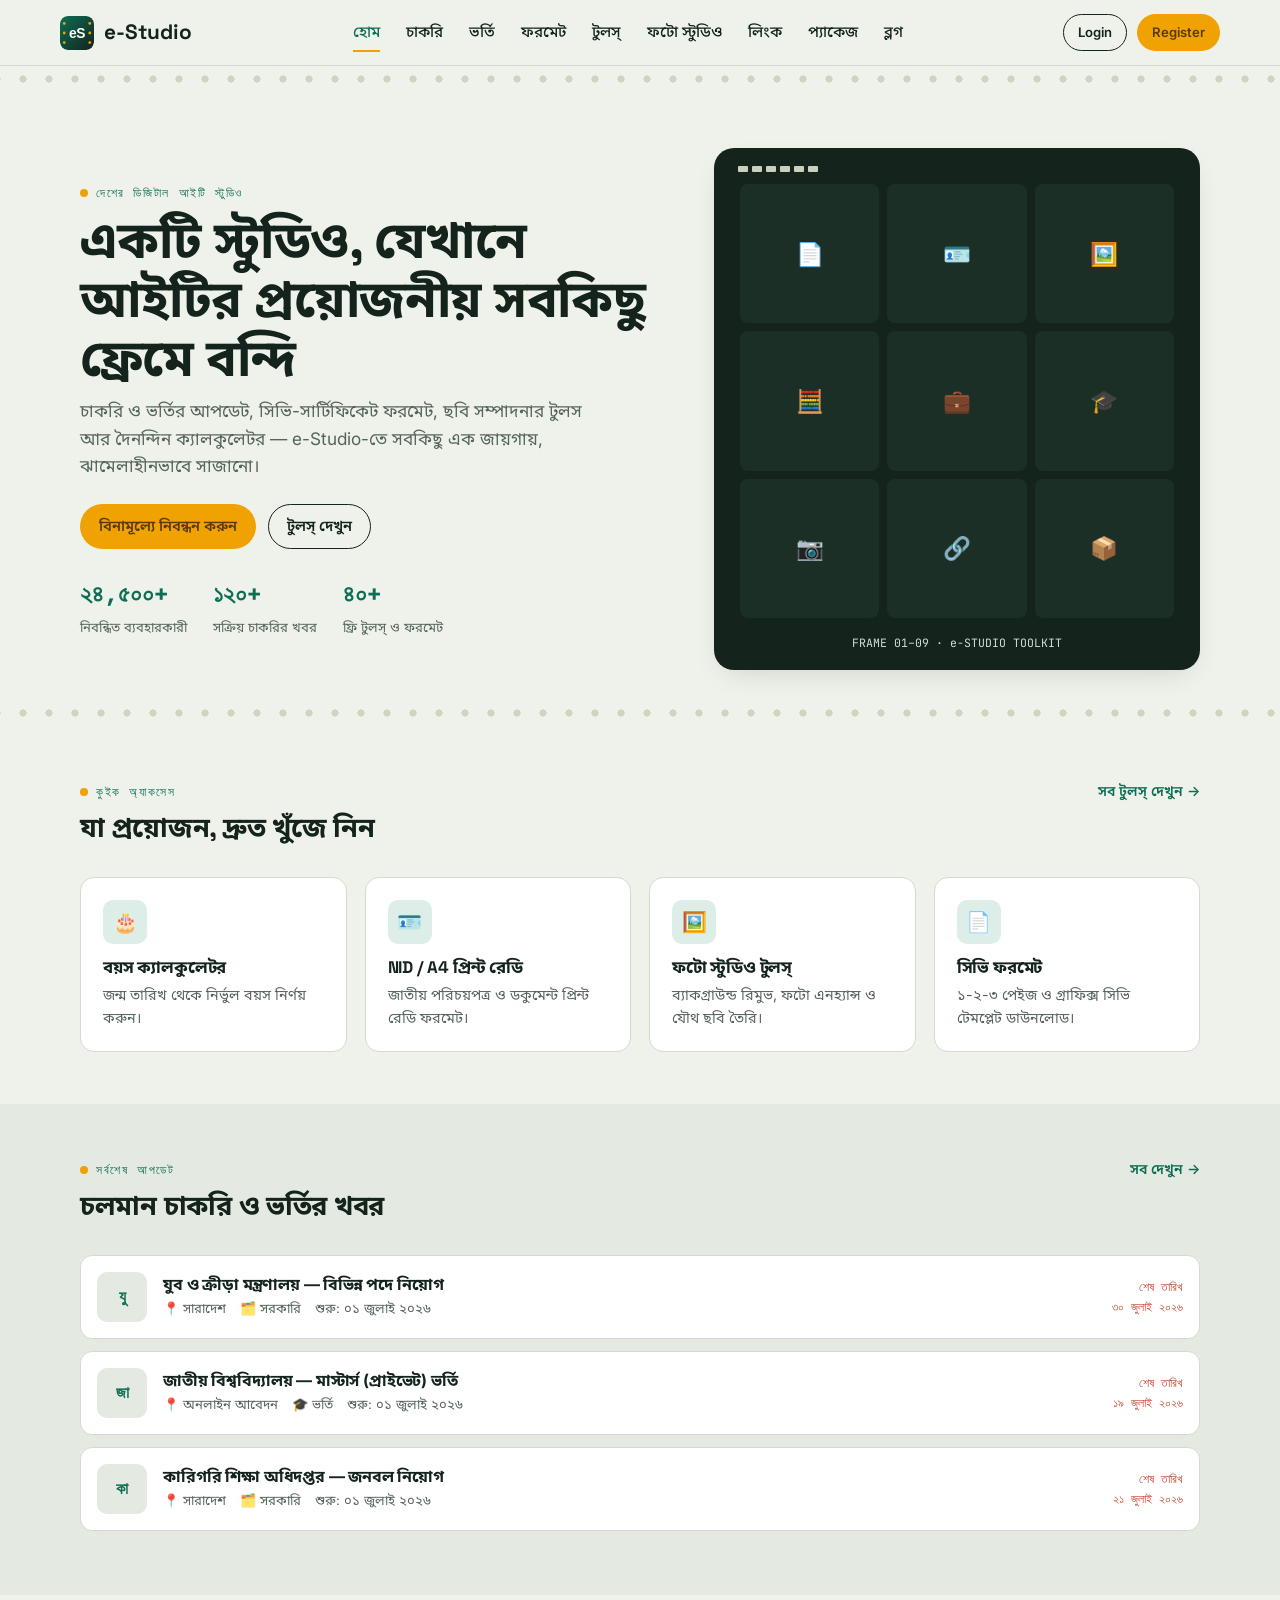
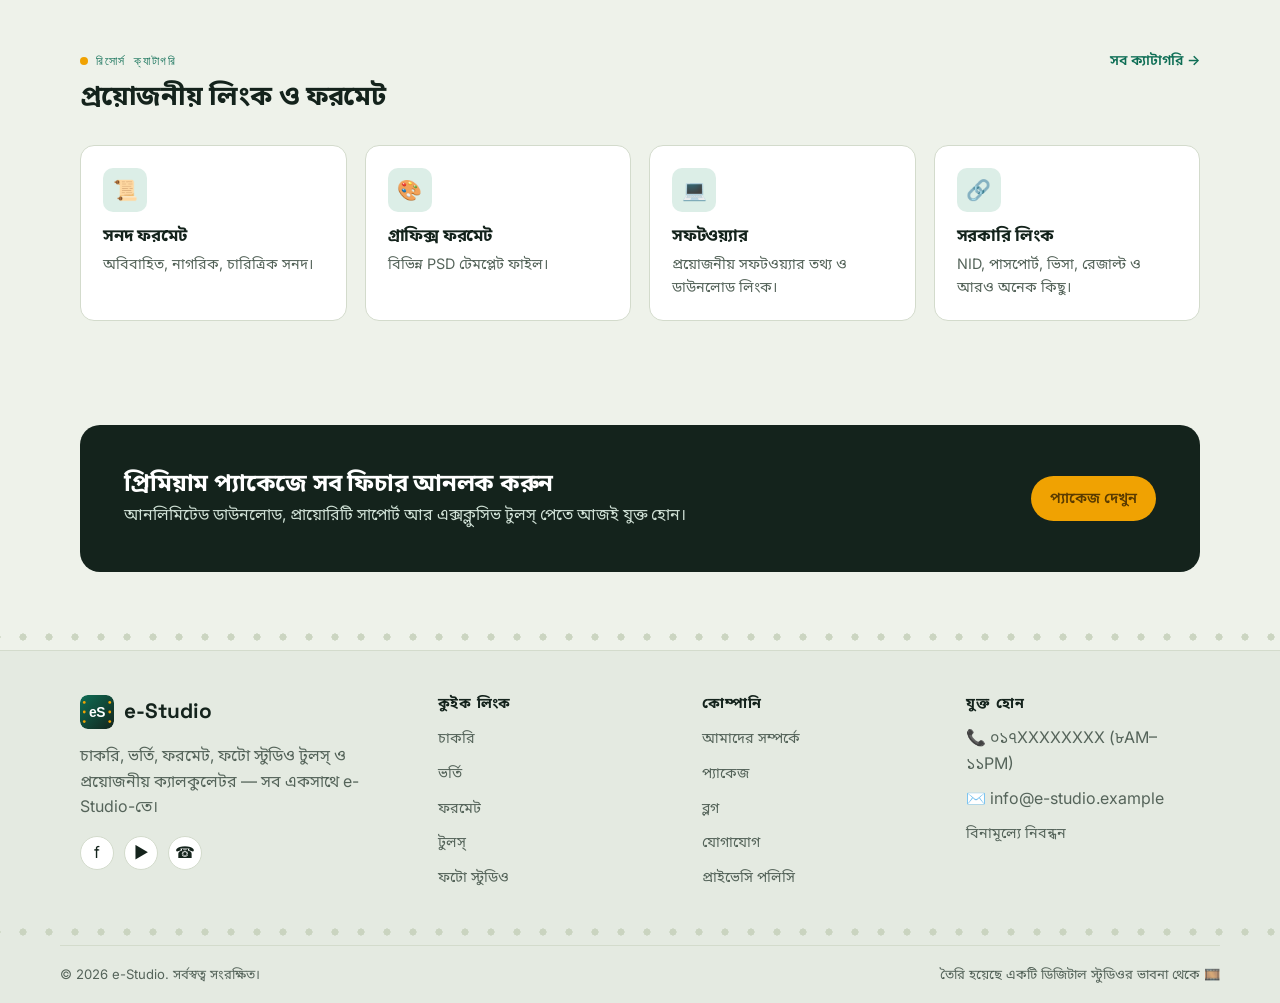
<file: index.html>
<!DOCTYPE html>
<html lang="bn">
<head>
<meta charset="UTF-8">
<meta name="viewport" content="width=device-width, initial-scale=1.0">
<title>e-Studio || আইটি সেবা, জব-অ্যাডমিশন আপডেট ও ফটো স্টুডিও টুলসের প্ল্যাটফর্ম</title>
<meta name="description" content="e-Studio — চাকরি, ভর্তি, সিভি ও সার্টিফিকেট ফরমেট, ফটো স্টুডিও টুলস, ক্যালকুলেটর ও প্রয়োজনীয় লিংক এক জায়গায়।">
<link rel="preconnect" href="https://fonts.googleapis.com">
<link href="https://fonts.googleapis.com/css2?family=Space+Grotesk:wght@500;700&family=Inter:wght@400;500;600;700&family=JetBrains+Mono:wght@500&family=Noto+Sans+Bengali:wght@400;500;600;700&display=swap" rel="stylesheet">
<link rel="stylesheet" href="assets/style.css">
<link rel="icon" type="image/svg+xml" href="assets/favicon.svg">
</head>
<body>

<header class="site-header">
  <div class="container nav-wrap">
    <a href="index.html" class="brand"><img src="assets/logo.svg" alt="e-Studio logo" class="mark"> e-Studio</a>
    <nav class="main-nav">
      <a href="index.html" class="active">হোম</a>
      <a href="jobs.html">চাকরি</a>
      <a href="admission.html">ভর্তি</a>
      <a href="formats.html">ফরমেট</a>
      <a href="tools.html">টুলস্‌</a>
      <a href="photo-studio.html">ফটো স্টুডিও</a>
      <a href="links.html">লিংক</a>
      <a href="packages.html">প্যাকেজ</a>
      <a href="blog.html">ব্লগ</a>
    </nav>
    <div class="nav-actions">
      <a href="login.html" class="btn btn-outline btn-sm">Login</a>
      <a href="register.html" class="btn btn-accent btn-sm">Register</a>
      <button class="menu-toggle" aria-label="মেনু">☰</button>
    </div>
  </div>
</header>

<div class="sprocket-rule"></div>

<section class="hero">
  <div class="container hero-grid">
    <div>
      <div class="eyebrow">দেশের ডিজিটাল আইটি স্টুডিও</div>
      <h1>একটি স্টুডিও, যেখানে আইটির প্রয়োজনীয় সবকিছু ফ্রেমে বন্দি</h1>
      <p class="lede">চাকরি ও ভর্তির আপডেট, সিভি-সার্টিফিকেট ফরমেট, ছবি সম্পাদনার টুলস আর দৈনন্দিন ক্যালকুলেটর — e-Studio-তে সবকিছু এক জায়গায়, ঝামেলাহীনভাবে সাজানো।</p>
      <div class="hero-actions">
        <a href="register.html" class="btn btn-accent">বিনামূল্যে নিবন্ধন করুন</a>
        <a href="tools.html" class="btn btn-outline">টুলস্‌ দেখুন</a>
      </div>
      <div class="hero-stats">
        <div class="stat"><b>২৪,৫০০+</b><span>নিবন্ধিত ব্যবহারকারী</span></div>
        <div class="stat"><b>১২০+</b><span>সক্রিয় চাকরির খবর</span></div>
        <div class="stat"><b>৪০+</b><span>ফ্রি টুলস্‌ ও ফরমেট</span></div>
      </div>
    </div>
    <div class="contact-sheet">
      <div class="frame-tabs"><span></span><span></span><span></span><span></span><span></span><span></span></div>
      <div class="contact-sheet-grid">
        <div class="cell">📄</div><div class="cell">🪪</div><div class="cell">🖼️</div>
        <div class="cell">🧮</div><div class="cell">💼</div><div class="cell">🎓</div>
        <div class="cell">📷</div><div class="cell">🔗</div><div class="cell">📦</div>
      </div>
      <div class="caption">FRAME 01–09 · e-STUDIO TOOLKIT</div>
    </div>
  </div>
</section>

<div class="sprocket-rule"></div>

<section>
  <div class="container">
    <div class="section-head">
      <div>
        <div class="eyebrow">কুইক অ্যাকসেস</div>
        <h2>যা প্রয়োজন, দ্রুত খুঁজে নিন</h2>
      </div>
      <a href="tools.html" class="see-all">সব টুলস্‌ দেখুন →</a>
    </div>
    <div class="grid grid-4">
      <a href="tools.html#age" class="card">
        <div class="icon">🎂</div>
        <h3>বয়স ক্যালকুলেটর</h3>
        <p>জন্ম তারিখ থেকে নির্ভুল বয়স নির্ণয় করুন।</p>
      </a>
      <a href="formats.html" class="card">
        <div class="icon">🪪</div>
        <h3>NID / A4 প্রিন্ট রেডি</h3>
        <p>জাতীয় পরিচয়পত্র ও ডকুমেন্ট প্রিন্ট রেডি ফরমেট।</p>
      </a>
      <a href="photo-studio.html" class="card">
        <div class="icon">🖼️</div>
        <h3>ফটো স্টুডিও টুলস্‌</h3>
        <p>ব্যাকগ্রাউন্ড রিমুভ, ফটো এনহ্যান্স ও যৌথ ছবি তৈরি।</p>
      </a>
      <a href="formats.html#cv" class="card">
        <div class="icon">📄</div>
        <h3>সিভি ফরমেট</h3>
        <p>১-২-৩ পেইজ ও গ্রাফিক্স সিভি টেমপ্লেট ডাউনলোড।</p>
      </a>
    </div>
  </div>
</section>

<section style="background:var(--surface-2)">
  <div class="container">
    <div class="section-head">
      <div>
        <div class="eyebrow">সর্বশেষ আপডেট</div>
        <h2>চলমান চাকরি ও ভর্তির খবর</h2>
      </div>
      <a href="jobs.html" class="see-all">সব দেখুন →</a>
    </div>
    <div class="listing">
      <div class="logo-box">যু</div>
      <div class="info">
        <h4>যুব ও ক্রীড়া মন্ত্রণালয় — বিভিন্ন পদে নিয়োগ</h4>
        <div class="meta"><span>📍 সারাদেশ</span><span>🗂️ সরকারি</span><span>শুরু: ০১ জুলাই ২০২৬</span></div>
      </div>
      <div class="deadline">শেষ তারিখ<br>৩০ জুলাই ২০২৬</div>
    </div>
    <div class="listing">
      <div class="logo-box">জা</div>
      <div class="info">
        <h4>জাতীয় বিশ্ববিদ্যালয় — মাস্টার্স (প্রাইভেট) ভর্তি</h4>
        <div class="meta"><span>📍 অনলাইন আবেদন</span><span>🎓 ভর্তি</span><span>শুরু: ০১ জুলাই ২০২৬</span></div>
      </div>
      <div class="deadline">শেষ তারিখ<br>১৯ জুলাই ২০২৬</div>
    </div>
    <div class="listing">
      <div class="logo-box">কা</div>
      <div class="info">
        <h4>কারিগরি শিক্ষা অধিদপ্তর — জনবল নিয়োগ</h4>
        <div class="meta"><span>📍 সারাদেশ</span><span>🗂️ সরকারি</span><span>শুরু: ০১ জুলাই ২০২৬</span></div>
      </div>
      <div class="deadline">শেষ তারিখ<br>২১ জুলাই ২০২৬</div>
    </div>
  </div>
</section>

<section>
  <div class="container">
    <div class="section-head">
      <div>
        <div class="eyebrow">রিসোর্স ক্যাটাগরি</div>
        <h2>প্রয়োজনীয় লিংক ও ফরমেট</h2>
      </div>
      <a href="links.html" class="see-all">সব ক্যাটাগরি →</a>
    </div>
    <div class="grid grid-4">
      <a href="formats.html" class="card"><div class="icon">📜</div><h3>সনদ ফরমেট</h3><p>অবিবাহিত, নাগরিক, চারিত্রিক সনদ।</p></a>
      <a href="formats.html#graphics" class="card"><div class="icon">🎨</div><h3>গ্রাফিক্স ফরমেট</h3><p>বিভিন্ন PSD টেমপ্লেট ফাইল।</p></a>
      <a href="software.html" class="card"><div class="icon">💻</div><h3>সফটওয়্যার</h3><p>প্রয়োজনীয় সফটওয়্যার তথ্য ও ডাউনলোড লিংক।</p></a>
      <a href="links.html" class="card"><div class="icon">🔗</div><h3>সরকারি লিংক</h3><p>NID, পাসপোর্ট, ভিসা, রেজাল্ট ও আরও অনেক কিছু।</p></a>
    </div>
  </div>
</section>

<section>
  <div class="container">
    <div class="cta-band">
      <div>
        <h2>প্রিমিয়াম প্যাকেজে সব ফিচার আনলক করুন</h2>
        <p>আনলিমিটেড ডাউনলোড, প্রায়োরিটি সাপোর্ট আর এক্সক্লুসিভ টুলস্‌ পেতে আজই যুক্ত হোন।</p>
      </div>
      <a href="packages.html" class="btn btn-accent">প্যাকেজ দেখুন</a>
    </div>
  </div>
</section>

<div class="sprocket-rule"></div>

<footer class="site-footer" id="site-footer"></footer>
<script src="assets/script.js"></script>
<script src="assets/footer.js"></script>
</body>
</html>
</file>
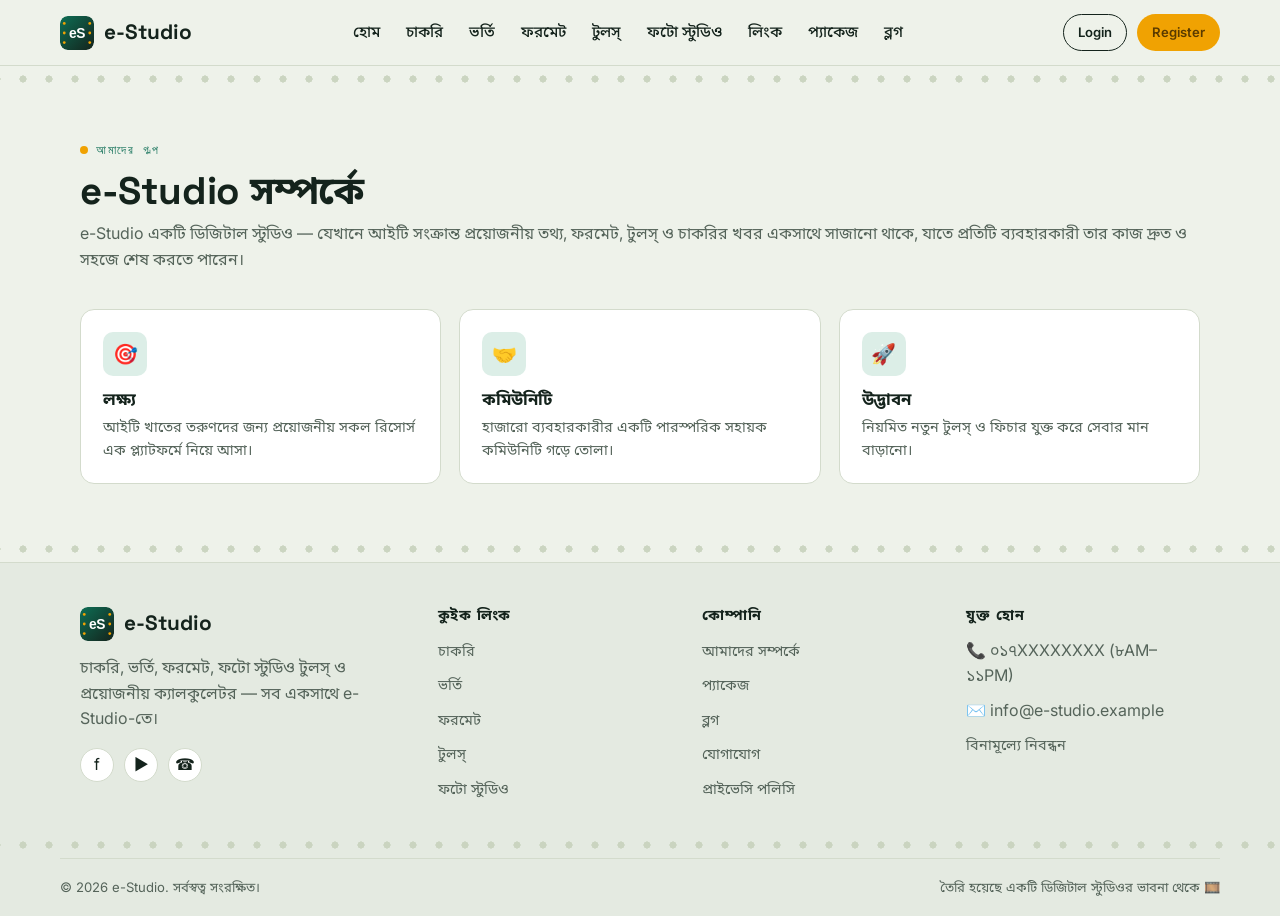
<file: about.html>
<!DOCTYPE html>
<html lang="bn">
<head>
<meta charset="UTF-8">
<meta name="viewport" content="width=device-width, initial-scale=1.0">
<title>আমাদের সম্পর্কে || e-Studio</title>
<link href="https://fonts.googleapis.com/css2?family=Space+Grotesk:wght@500;700&family=Inter:wght@400;500;600;700&family=JetBrains+Mono:wght@500&family=Noto+Sans+Bengali:wght@400;500;600;700&display=swap" rel="stylesheet">
<link rel="stylesheet" href="assets/style.css">
<link rel="icon" type="image/svg+xml" href="assets/favicon.svg">

</head>
<body>
<header class="site-header">
  <div class="container nav-wrap">
    <a href="index.html" class="brand"><img src="assets/logo.svg" alt="e-Studio logo" class="mark"> e-Studio</a>
    <nav class="main-nav">
      <a href="index.html">হোম</a>
      <a href="jobs.html">চাকরি</a>
      <a href="admission.html">ভর্তি</a>
      <a href="formats.html">ফরমেট</a>
      <a href="tools.html">টুলস্‌</a>
      <a href="photo-studio.html">ফটো স্টুডিও</a>
      <a href="links.html">লিংক</a>
      <a href="packages.html">প্যাকেজ</a>
      <a href="blog.html">ব্লগ</a>
    </nav>
    <div class="nav-actions">
      <a href="login.html" class="btn btn-outline btn-sm">Login</a>
      <a href="register.html" class="btn btn-accent btn-sm">Register</a>
      <button class="menu-toggle" aria-label="মেনু">☰</button>
    </div>
  </div>
</header>
<div class="sprocket-rule"></div>

<section class="page-hero">
  <div class="container">
    <div class="eyebrow">আমাদের গল্প</div>
    <h1>e-Studio সম্পর্কে</h1>
    <p class="lede">e-Studio একটি ডিজিটাল স্টুডিও — যেখানে আইটি সংক্রান্ত প্রয়োজনীয় তথ্য, ফরমেট, টুলস্‌ ও চাকরির খবর একসাথে সাজানো থাকে, যাতে প্রতিটি ব্যবহারকারী তার কাজ দ্রুত ও সহজে শেষ করতে পারেন।</p>
  </div>
</section>
<section style="padding-top:0">
  <div class="container">
    <div class="grid grid-3">
      <div class="card"><div class="icon">🎯</div><h3>লক্ষ্য</h3><p>আইটি খাতের তরুণদের জন্য প্রয়োজনীয় সকল রিসোর্স এক প্ল্যাটফর্মে নিয়ে আসা।</p></div>
      <div class="card"><div class="icon">🤝</div><h3>কমিউনিটি</h3><p>হাজারো ব্যবহারকারীর একটি পারস্পরিক সহায়ক কমিউনিটি গড়ে তোলা।</p></div>
      <div class="card"><div class="icon">🚀</div><h3>উদ্ভাবন</h3><p>নিয়মিত নতুন টুলস্‌ ও ফিচার যুক্ত করে সেবার মান বাড়ানো।</p></div>
    </div>
  </div>
</section>

<div class="sprocket-rule"></div>
<footer class="site-footer" id="site-footer"></footer>
<script src="assets/script.js"></script>
<script src="assets/footer.js"></script>
</body>
</html>
</file>
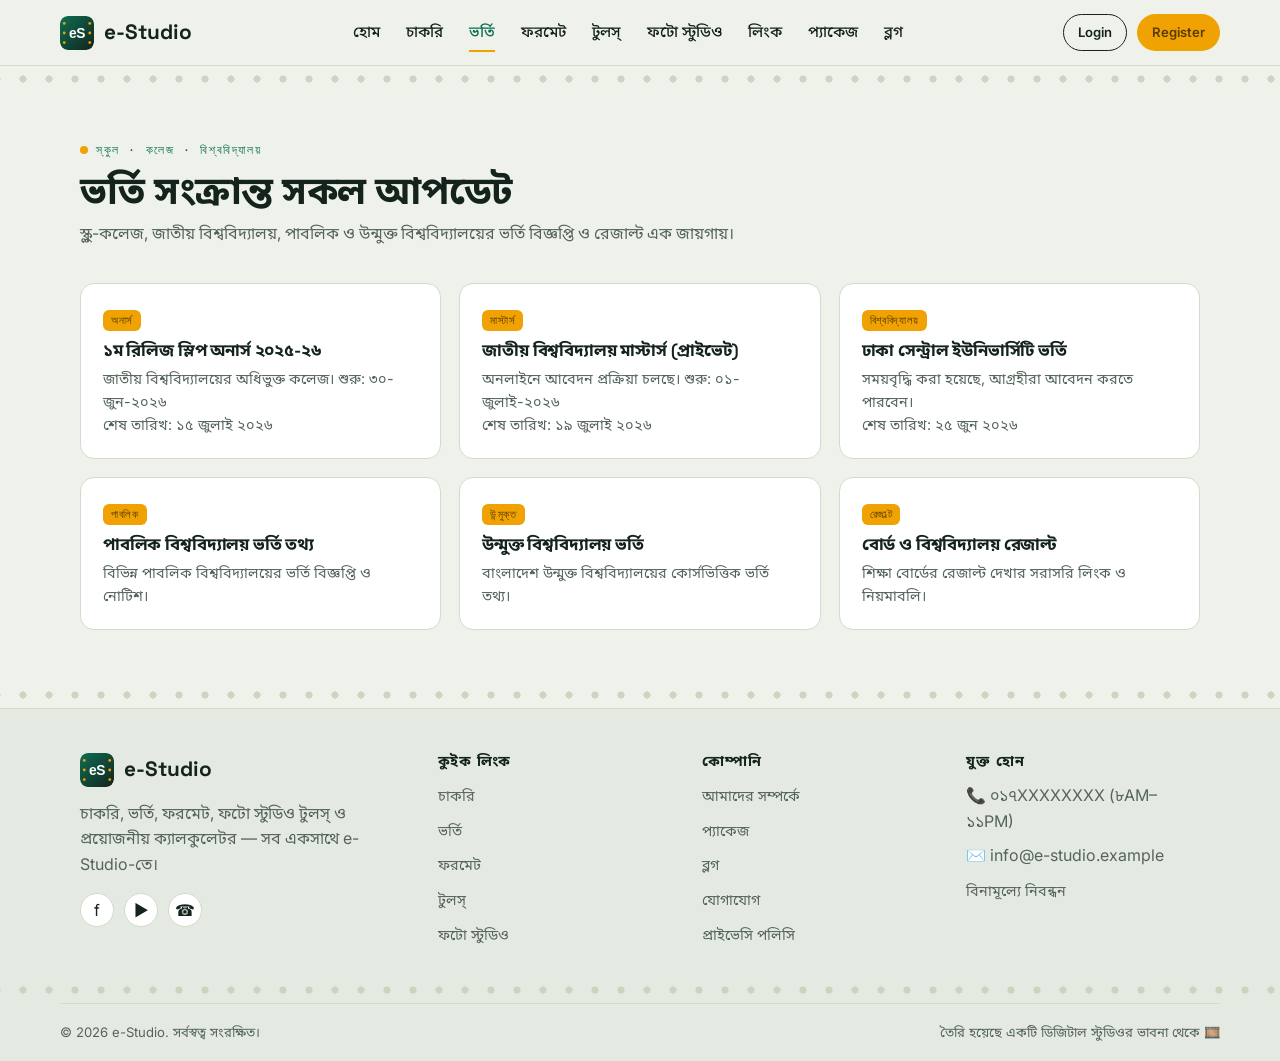
<file: admission.html>
<!DOCTYPE html>
<html lang="bn">
<head>
<meta charset="UTF-8">
<meta name="viewport" content="width=device-width, initial-scale=1.0">
<title>ভর্তি || e-Studio</title>
<link href="https://fonts.googleapis.com/css2?family=Space+Grotesk:wght@500;700&family=Inter:wght@400;500;600;700&family=JetBrains+Mono:wght@500&family=Noto+Sans+Bengali:wght@400;500;600;700&display=swap" rel="stylesheet">
<link rel="stylesheet" href="assets/style.css">
<link rel="icon" type="image/svg+xml" href="assets/favicon.svg">

</head>
<body>
<header class="site-header">
  <div class="container nav-wrap">
    <a href="index.html" class="brand"><img src="assets/logo.svg" alt="e-Studio logo" class="mark"> e-Studio</a>
    <nav class="main-nav">
      <a href="index.html">হোম</a>
      <a href="jobs.html">চাকরি</a>
      <a href="admission.html" class="active">ভর্তি</a>
      <a href="formats.html">ফরমেট</a>
      <a href="tools.html">টুলস্‌</a>
      <a href="photo-studio.html">ফটো স্টুডিও</a>
      <a href="links.html">লিংক</a>
      <a href="packages.html">প্যাকেজ</a>
      <a href="blog.html">ব্লগ</a>
    </nav>
    <div class="nav-actions">
      <a href="login.html" class="btn btn-outline btn-sm">Login</a>
      <a href="register.html" class="btn btn-accent btn-sm">Register</a>
      <button class="menu-toggle" aria-label="মেনু">☰</button>
    </div>
  </div>
</header>
<div class="sprocket-rule"></div>

<section class="page-hero">
  <div class="container">
    <div class="eyebrow">স্কুল · কলেজ · বিশ্ববিদ্যালয়</div>
    <h1>ভর্তি সংক্রান্ত সকল আপডেট</h1>
    <p class="lede">স্কুল-কলেজ, জাতীয় বিশ্ববিদ্যালয়, পাবলিক ও উন্মুক্ত বিশ্ববিদ্যালয়ের ভর্তি বিজ্ঞপ্তি ও রেজাল্ট এক জায়গায়।</p>
  </div>
</section>
<section style="padding-top:0">
  <div class="container">
    <div class="grid grid-3">
      <div class="card"><div class="tag">অনার্স</div><h3>১ম রিলিজ স্লিপ অনার্স ২০২৫-২৬</h3><p>জাতীয় বিশ্ববিদ্যালয়ের অধিভুক্ত কলেজ। শুরু: ৩০-জুন-২০২৬</p><p class="muted">শেষ তারিখ: ১৫ জুলাই ২০২৬</p></div>
      <div class="card"><div class="tag">মাস্টার্স</div><h3>জাতীয় বিশ্ববিদ্যালয় মাস্টার্স (প্রাইভেট)</h3><p>অনলাইনে আবেদন প্রক্রিয়া চলছে। শুরু: ০১-জুলাই-২০২৬</p><p class="muted">শেষ তারিখ: ১৯ জুলাই ২০২৬</p></div>
      <div class="card"><div class="tag">বিশ্ববিদ্যালয়</div><h3>ঢাকা সেন্ট্রাল ইউনিভার্সিটি ভর্তি</h3><p>সময়বৃদ্ধি করা হয়েছে, আগ্রহীরা আবেদন করতে পারবেন।</p><p class="muted">শেষ তারিখ: ২৫ জুন ২০২৬</p></div>
      <div class="card"><div class="tag">পাবলিক</div><h3>পাবলিক বিশ্ববিদ্যালয় ভর্তি তথ্য</h3><p>বিভিন্ন পাবলিক বিশ্ববিদ্যালয়ের ভর্তি বিজ্ঞপ্তি ও নোটিশ।</p></div>
      <div class="card"><div class="tag">উন্মুক্ত</div><h3>উন্মুক্ত বিশ্ববিদ্যালয় ভর্তি</h3><p>বাংলাদেশ উন্মুক্ত বিশ্ববিদ্যালয়ের কোর্সভিত্তিক ভর্তি তথ্য।</p></div>
      <div class="card"><div class="tag">রেজাল্ট</div><h3>বোর্ড ও বিশ্ববিদ্যালয় রেজাল্ট</h3><p>শিক্ষা বোর্ডের রেজাল্ট দেখার সরাসরি লিংক ও নিয়মাবলি।</p></div>
    </div>
  </div>
</section>

<div class="sprocket-rule"></div>
<footer class="site-footer" id="site-footer"></footer>
<script src="assets/script.js"></script>
<script src="assets/footer.js"></script>
</body>
</html>
</file>
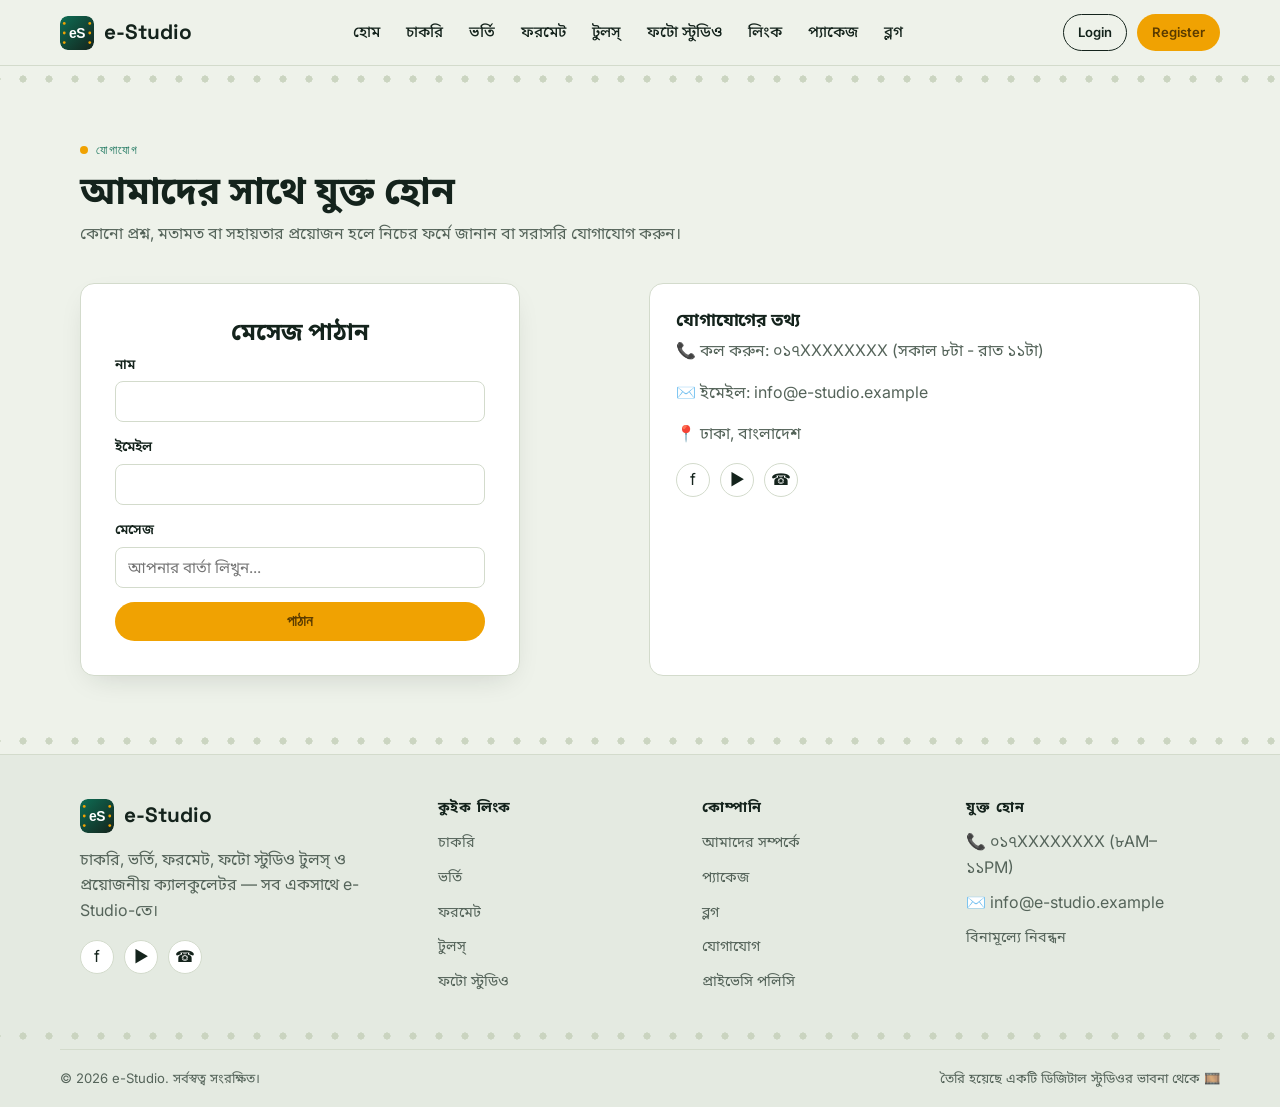
<file: contact.html>
<!DOCTYPE html>
<html lang="bn">
<head>
<meta charset="UTF-8">
<meta name="viewport" content="width=device-width, initial-scale=1.0">
<title>যোগাযোগ || e-Studio</title>
<link href="https://fonts.googleapis.com/css2?family=Space+Grotesk:wght@500;700&family=Inter:wght@400;500;600;700&family=JetBrains+Mono:wght@500&family=Noto+Sans+Bengali:wght@400;500;600;700&display=swap" rel="stylesheet">
<link rel="stylesheet" href="assets/style.css">
<link rel="icon" type="image/svg+xml" href="assets/favicon.svg">

</head>
<body>
<header class="site-header">
  <div class="container nav-wrap">
    <a href="index.html" class="brand"><img src="assets/logo.svg" alt="e-Studio logo" class="mark"> e-Studio</a>
    <nav class="main-nav">
      <a href="index.html">হোম</a>
      <a href="jobs.html">চাকরি</a>
      <a href="admission.html">ভর্তি</a>
      <a href="formats.html">ফরমেট</a>
      <a href="tools.html">টুলস্‌</a>
      <a href="photo-studio.html">ফটো স্টুডিও</a>
      <a href="links.html">লিংক</a>
      <a href="packages.html">প্যাকেজ</a>
      <a href="blog.html">ব্লগ</a>
    </nav>
    <div class="nav-actions">
      <a href="login.html" class="btn btn-outline btn-sm">Login</a>
      <a href="register.html" class="btn btn-accent btn-sm">Register</a>
      <button class="menu-toggle" aria-label="মেনু">☰</button>
    </div>
  </div>
</header>
<div class="sprocket-rule"></div>

<section class="page-hero">
  <div class="container">
    <div class="eyebrow">যোগাযোগ</div>
    <h1>আমাদের সাথে যুক্ত হোন</h1>
    <p class="lede">কোনো প্রশ্ন, মতামত বা সহায়তার প্রয়োজন হলে নিচের ফর্মে জানান বা সরাসরি যোগাযোগ করুন।</p>
  </div>
</section>
<section style="padding-top:0">
  <div class="container grid grid-2">
    <div class="auth-wrap" style="margin:0;">
      <h2>মেসেজ পাঠান</h2>
      <div class="notice" id="form-notice" style="display:none;"></div>
      <form id="contact-form">
        <div class="field"><label>নাম</label><input type="text" name="name" required></div>
        <div class="field"><label>ইমেইল</label><input type="email" name="email" required></div>
        <div class="field"><label>মেসেজ</label><input type="text" name="message" required placeholder="আপনার বার্তা লিখুন..."></div>
        <button type="submit" class="btn btn-accent btn-block">পাঠান</button>
      </form>
    </div>
    <div class="tool-panel" style="margin:0;">
      <h3>যোগাযোগের তথ্য</h3>
      <p>📞 কল করুন: ০১৭XXXXXXXX (সকাল ৮টা - রাত ১১টা)</p>
      <p>✉️ ইমেইল: info@e-studio.example</p>
      <p>📍 ঢাকা, বাংলাদেশ</p>
      <div class="social-row" style="margin-top:16px;">
        <a href="#">f</a><a href="#">▶</a><a href="#">☎</a>
      </div>
    </div>
  </div>
</section>

<div class="sprocket-rule"></div>
<footer class="site-footer" id="site-footer"></footer>
<script src="assets/script.js"></script>
<script src="assets/footer.js"></script>
<script src="assets/config.js"></script>
<script src="assets/forms.js"></script>
<script>
  document.getElementById("contact-form").addEventListener("submit", function (e) {
    e.preventDefault();
    const f = e.target;
    submitFormToSheet(f, "contact", {
      name: f.name.value,
      email: f.email.value,
      message: f.message.value
    });
  });
</script>
</body>
</html>
</file>
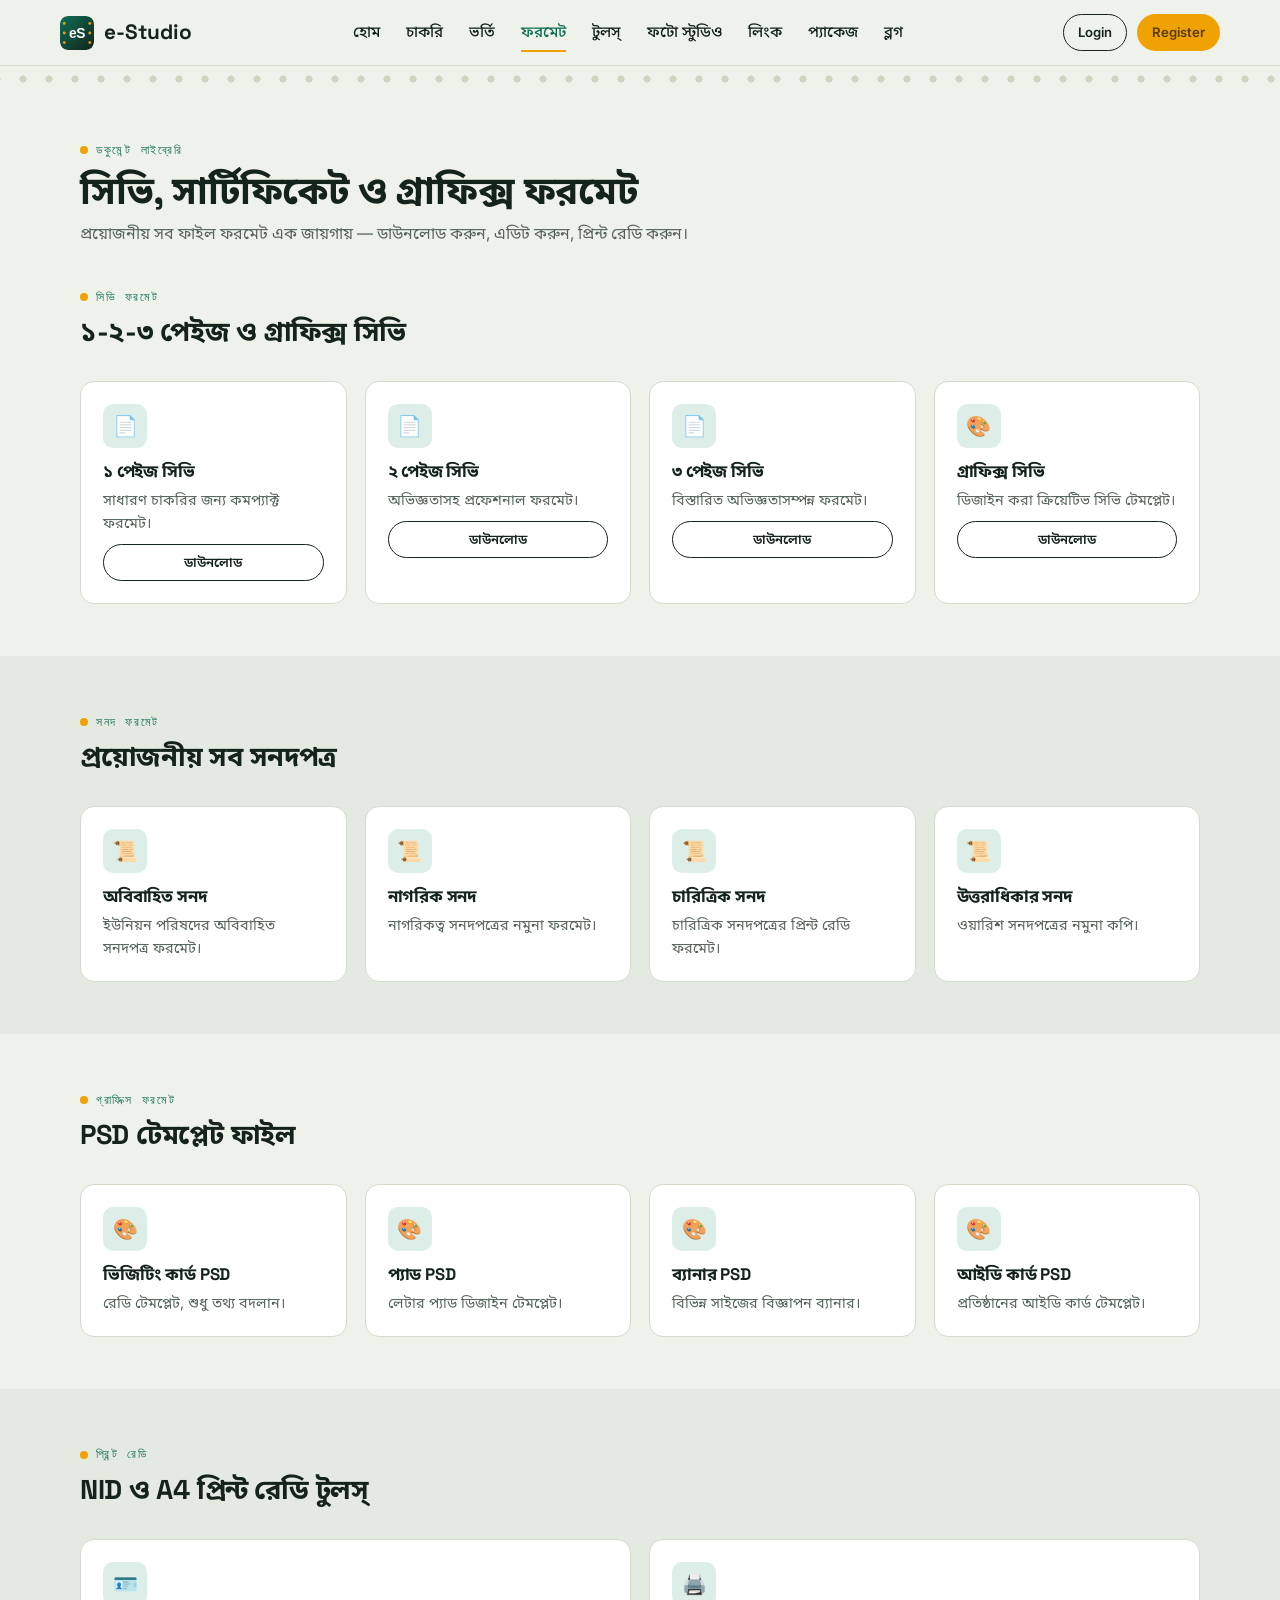
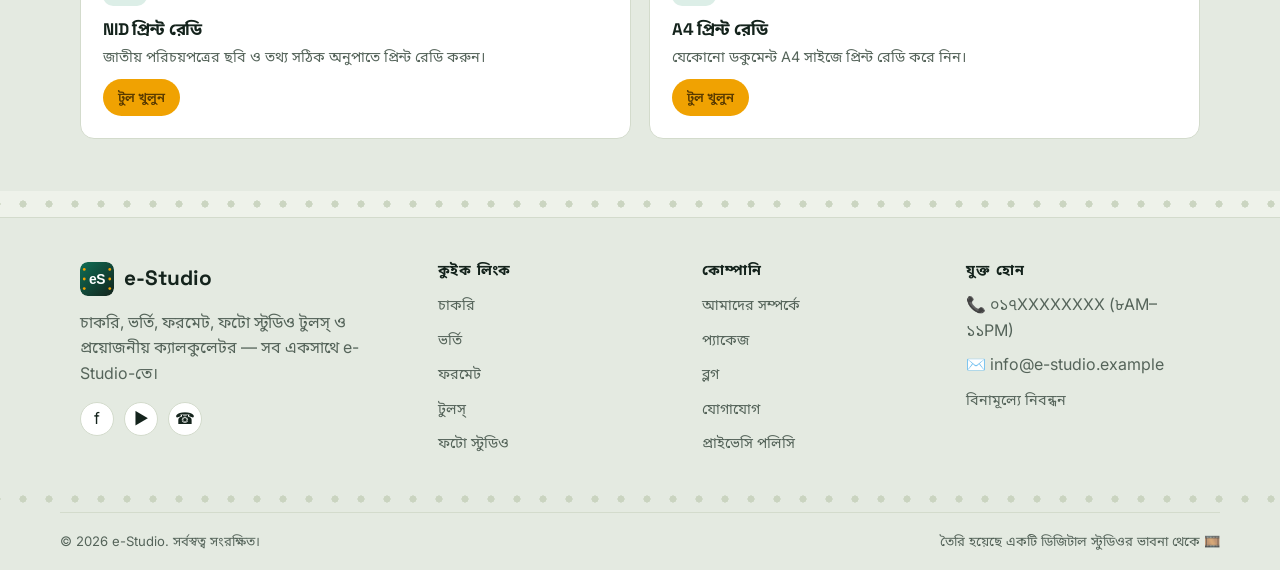
<file: formats.html>
<!DOCTYPE html>
<html lang="bn">
<head>
<meta charset="UTF-8">
<meta name="viewport" content="width=device-width, initial-scale=1.0">
<title>ফরমেট || e-Studio</title>
<link href="https://fonts.googleapis.com/css2?family=Space+Grotesk:wght@500;700&family=Inter:wght@400;500;600;700&family=JetBrains+Mono:wght@500&family=Noto+Sans+Bengali:wght@400;500;600;700&display=swap" rel="stylesheet">
<link rel="stylesheet" href="assets/style.css">
<link rel="icon" type="image/svg+xml" href="assets/favicon.svg">

</head>
<body>
<header class="site-header">
  <div class="container nav-wrap">
    <a href="index.html" class="brand"><img src="assets/logo.svg" alt="e-Studio logo" class="mark"> e-Studio</a>
    <nav class="main-nav">
      <a href="index.html">হোম</a>
      <a href="jobs.html">চাকরি</a>
      <a href="admission.html">ভর্তি</a>
      <a href="formats.html" class="active">ফরমেট</a>
      <a href="tools.html">টুলস্‌</a>
      <a href="photo-studio.html">ফটো স্টুডিও</a>
      <a href="links.html">লিংক</a>
      <a href="packages.html">প্যাকেজ</a>
      <a href="blog.html">ব্লগ</a>
    </nav>
    <div class="nav-actions">
      <a href="login.html" class="btn btn-outline btn-sm">Login</a>
      <a href="register.html" class="btn btn-accent btn-sm">Register</a>
      <button class="menu-toggle" aria-label="মেনু">☰</button>
    </div>
  </div>
</header>
<div class="sprocket-rule"></div>

<section class="page-hero">
  <div class="container">
    <div class="eyebrow">ডকুমেন্ট লাইব্রেরি</div>
    <h1>সিভি, সার্টিফিকেট ও গ্রাফিক্স ফরমেট</h1>
    <p class="lede">প্রয়োজনীয় সব ফাইল ফরমেট এক জায়গায় — ডাউনলোড করুন, এডিট করুন, প্রিন্ট রেডি করুন।</p>
  </div>
</section>

<section style="padding-top:0" id="cv">
  <div class="container">
    <div class="section-head"><div><div class="eyebrow">সিভি ফরমেট</div><h2>১-২-৩ পেইজ ও গ্রাফিক্স সিভি</h2></div></div>
    <div class="grid grid-4">
      <div class="card"><div class="icon">📄</div><h3>১ পেইজ সিভি</h3><p>সাধারণ চাকরির জন্য কমপ্যাক্ট ফরমেট।</p><a class="btn btn-outline btn-sm btn-block" style="margin-top:10px" href="#">ডাউনলোড</a></div>
      <div class="card"><div class="icon">📄</div><h3>২ পেইজ সিভি</h3><p>অভিজ্ঞতাসহ প্রফেশনাল ফরমেট।</p><a class="btn btn-outline btn-sm btn-block" style="margin-top:10px" href="#">ডাউনলোড</a></div>
      <div class="card"><div class="icon">📄</div><h3>৩ পেইজ সিভি</h3><p>বিস্তারিত অভিজ্ঞতাসম্পন্ন ফরমেট।</p><a class="btn btn-outline btn-sm btn-block" style="margin-top:10px" href="#">ডাউনলোড</a></div>
      <div class="card"><div class="icon">🎨</div><h3>গ্রাফিক্স সিভি</h3><p>ডিজাইন করা ক্রিয়েটিভ সিভি টেমপ্লেট।</p><a class="btn btn-outline btn-sm btn-block" style="margin-top:10px" href="#">ডাউনলোড</a></div>
    </div>
  </div>
</section>

<section style="background:var(--surface-2)">
  <div class="container">
    <div class="section-head"><div><div class="eyebrow">সনদ ফরমেট</div><h2>প্রয়োজনীয় সব সনদপত্র</h2></div></div>
    <div class="grid grid-4">
      <div class="card"><div class="icon">📜</div><h3>অবিবাহিত সনদ</h3><p>ইউনিয়ন পরিষদের অবিবাহিত সনদপত্র ফরমেট।</p></div>
      <div class="card"><div class="icon">📜</div><h3>নাগরিক সনদ</h3><p>নাগরিকত্ব সনদপত্রের নমুনা ফরমেট।</p></div>
      <div class="card"><div class="icon">📜</div><h3>চারিত্রিক সনদ</h3><p>চারিত্রিক সনদপত্রের প্রিন্ট রেডি ফরমেট।</p></div>
      <div class="card"><div class="icon">📜</div><h3>উত্তরাধিকার সনদ</h3><p>ওয়ারিশ সনদপত্রের নমুনা কপি।</p></div>
    </div>
  </div>
</section>

<section id="graphics">
  <div class="container">
    <div class="section-head"><div><div class="eyebrow">গ্রাফিক্স ফরমেট</div><h2>PSD টেমপ্লেট ফাইল</h2></div></div>
    <div class="grid grid-4">
      <div class="card"><div class="icon">🎨</div><h3>ভিজিটিং কার্ড PSD</h3><p>রেডি টেমপ্লেট, শুধু তথ্য বদলান।</p></div>
      <div class="card"><div class="icon">🎨</div><h3>প্যাড PSD</h3><p>লেটার প্যাড ডিজাইন টেমপ্লেট।</p></div>
      <div class="card"><div class="icon">🎨</div><h3>ব্যানার PSD</h3><p>বিভিন্ন সাইজের বিজ্ঞাপন ব্যানার।</p></div>
      <div class="card"><div class="icon">🎨</div><h3>আইডি কার্ড PSD</h3><p>প্রতিষ্ঠানের আইডি কার্ড টেমপ্লেট।</p></div>
    </div>
  </div>
</section>

<section style="background:var(--surface-2)" id="nid">
  <div class="container">
    <div class="section-head"><div><div class="eyebrow">প্রিন্ট রেডি</div><h2>NID ও A4 প্রিন্ট রেডি টুলস্‌</h2></div></div>
    <div class="grid grid-2">
      <div class="card"><div class="icon">🪪</div><h3>NID প্রিন্ট রেডি</h3><p>জাতীয় পরিচয়পত্রের ছবি ও তথ্য সঠিক অনুপাতে প্রিন্ট রেডি করুন।</p><a class="btn btn-accent btn-sm" style="margin-top:10px" href="tools.html">টুল খুলুন</a></div>
      <div class="card"><div class="icon">🖨️</div><h3>A4 প্রিন্ট রেডি</h3><p>যেকোনো ডকুমেন্ট A4 সাইজে প্রিন্ট রেডি করে নিন।</p><a class="btn btn-accent btn-sm" style="margin-top:10px" href="tools.html">টুল খুলুন</a></div>
    </div>
  </div>
</section>

<div class="sprocket-rule"></div>
<footer class="site-footer" id="site-footer"></footer>
<script src="assets/script.js"></script>
<script src="assets/footer.js"></script>
</body>
</html>
</file>
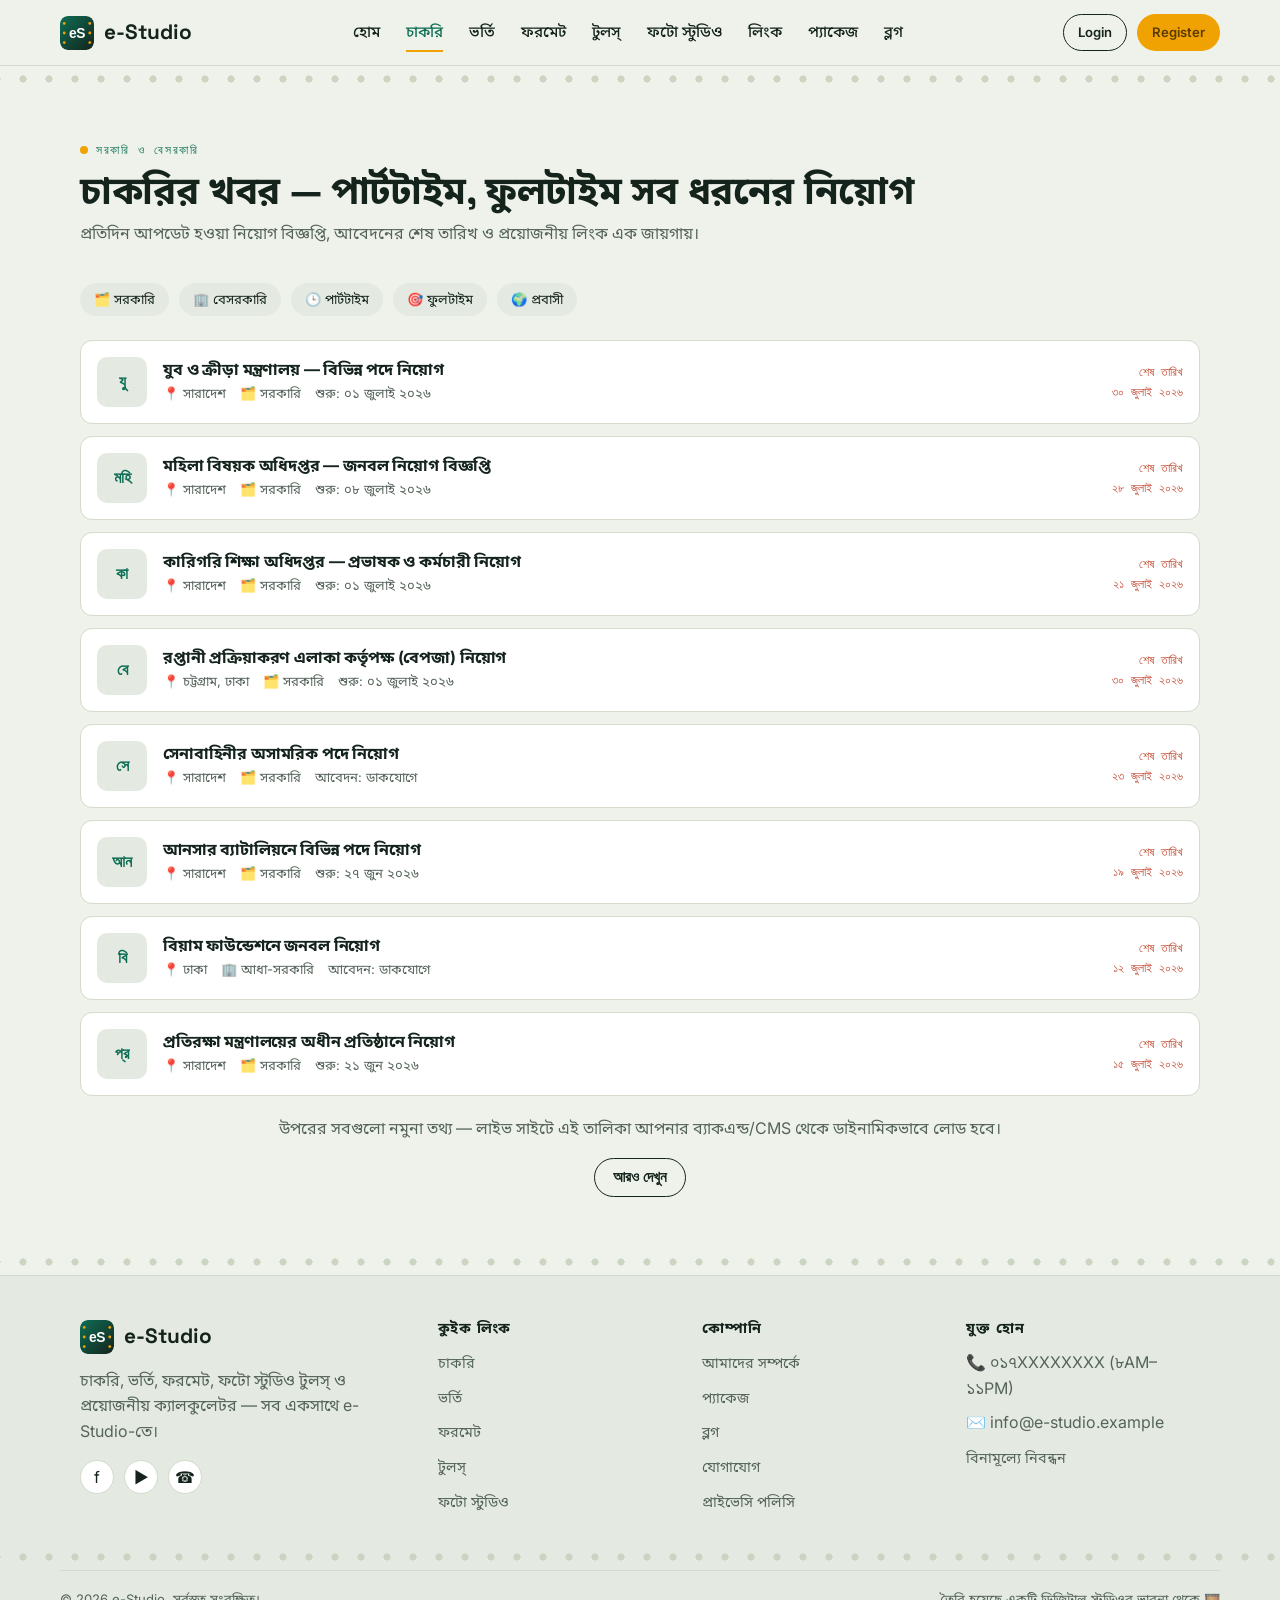
<file: jobs.html>
<!DOCTYPE html>
<html lang="bn">
<head>
<meta charset="UTF-8">
<meta name="viewport" content="width=device-width, initial-scale=1.0">
<title>চাকরি || e-Studio</title>
<link href="https://fonts.googleapis.com/css2?family=Space+Grotesk:wght@500;700&family=Inter:wght@400;500;600;700&family=JetBrains+Mono:wght@500&family=Noto+Sans+Bengali:wght@400;500;600;700&display=swap" rel="stylesheet">
<link rel="stylesheet" href="assets/style.css">
<link rel="icon" type="image/svg+xml" href="assets/favicon.svg">
</head>
<body>
<header class="site-header">
  <div class="container nav-wrap">
    <a href="index.html" class="brand"><img src="assets/logo.svg" alt="e-Studio logo" class="mark"> e-Studio</a>
    <nav class="main-nav">
      <a href="index.html">হোম</a>
      <a href="jobs.html" class="active">চাকরি</a>
      <a href="admission.html">ভর্তি</a>
      <a href="formats.html">ফরমেট</a>
      <a href="tools.html">টুলস্‌</a>
      <a href="photo-studio.html">ফটো স্টুডিও</a>
      <a href="links.html">লিংক</a>
      <a href="packages.html">প্যাকেজ</a>
      <a href="blog.html">ব্লগ</a>
    </nav>
    <div class="nav-actions">
      <a href="login.html" class="btn btn-outline btn-sm">Login</a>
      <a href="register.html" class="btn btn-accent btn-sm">Register</a>
      <button class="menu-toggle" aria-label="মেনু">☰</button>
    </div>
  </div>
</header>
<div class="sprocket-rule"></div>

<section class="page-hero">
  <div class="container">
    <div class="eyebrow">সরকারি ও বেসরকারি</div>
    <h1>চাকরির খবর — পার্টটাইম, ফুলটাইম সব ধরনের নিয়োগ</h1>
    <p class="lede">প্রতিদিন আপডেট হওয়া নিয়োগ বিজ্ঞপ্তি, আবেদনের শেষ তারিখ ও প্রয়োজনীয় লিংক এক জায়গায়।</p>
  </div>
</section>

<section style="padding-top:0">
  <div class="container">
    <div style="display:flex;gap:10px;margin-bottom:24px;flex-wrap:wrap;">
      <span class="pill">🗂️ সরকারি</span>
      <span class="pill">🏢 বেসরকারি</span>
      <span class="pill">🕒 পার্টটাইম</span>
      <span class="pill">🎯 ফুলটাইম</span>
      <span class="pill">🌍 প্রবাসী</span>
    </div>

    <div class="listing"><div class="logo-box">যু</div><div class="info"><h4>যুব ও ক্রীড়া মন্ত্রণালয় — বিভিন্ন পদে নিয়োগ</h4><div class="meta"><span>📍 সারাদেশ</span><span>🗂️ সরকারি</span><span>শুরু: ০১ জুলাই ২০২৬</span></div></div><div class="deadline">শেষ তারিখ<br>৩০ জুলাই ২০২৬</div></div>

    <div class="listing"><div class="logo-box">মহি</div><div class="info"><h4>মহিলা বিষয়ক অধিদপ্তর — জনবল নিয়োগ বিজ্ঞপ্তি</h4><div class="meta"><span>📍 সারাদেশ</span><span>🗂️ সরকারি</span><span>শুরু: ০৮ জুলাই ২০২৬</span></div></div><div class="deadline">শেষ তারিখ<br>২৮ জুলাই ২০২৬</div></div>

    <div class="listing"><div class="logo-box">কা</div><div class="info"><h4>কারিগরি শিক্ষা অধিদপ্তর — প্রভাষক ও কর্মচারী নিয়োগ</h4><div class="meta"><span>📍 সারাদেশ</span><span>🗂️ সরকারি</span><span>শুরু: ০১ জুলাই ২০২৬</span></div></div><div class="deadline">শেষ তারিখ<br>২১ জুলাই ২০২৬</div></div>

    <div class="listing"><div class="logo-box">বে</div><div class="info"><h4>রপ্তানী প্রক্রিয়াকরণ এলাকা কর্তৃপক্ষ (বেপজা) নিয়োগ</h4><div class="meta"><span>📍 চট্টগ্রাম, ঢাকা</span><span>🗂️ সরকারি</span><span>শুরু: ০১ জুলাই ২০২৬</span></div></div><div class="deadline">শেষ তারিখ<br>৩০ জুলাই ২০২৬</div></div>

    <div class="listing"><div class="logo-box">সে</div><div class="info"><h4>সেনাবাহিনীর অসামরিক পদে নিয়োগ</h4><div class="meta"><span>📍 সারাদেশ</span><span>🗂️ সরকারি</span><span>আবেদন: ডাকযোগে</span></div></div><div class="deadline">শেষ তারিখ<br>২৩ জুলাই ২০২৬</div></div>

    <div class="listing"><div class="logo-box">আন</div><div class="info"><h4>আনসার ব্যাটালিয়নে বিভিন্ন পদে নিয়োগ</h4><div class="meta"><span>📍 সারাদেশ</span><span>🗂️ সরকারি</span><span>শুরু: ২৭ জুন ২০২৬</span></div></div><div class="deadline">শেষ তারিখ<br>১৯ জুলাই ২০২৬</div></div>

    <div class="listing"><div class="logo-box">বি</div><div class="info"><h4>বিয়াম ফাউন্ডেশনে জনবল নিয়োগ</h4><div class="meta"><span>📍 ঢাকা</span><span>🏢 আধা-সরকারি</span><span>আবেদন: ডাকযোগে</span></div></div><div class="deadline">শেষ তারিখ<br>১২ জুলাই ২০২৬</div></div>

    <div class="listing"><div class="logo-box">প্র</div><div class="info"><h4>প্রতিরক্ষা মন্ত্রণালয়ের অধীন প্রতিষ্ঠানে নিয়োগ</h4><div class="meta"><span>📍 সারাদেশ</span><span>🗂️ সরকারি</span><span>শুরু: ২১ জুন ২০২৬</span></div></div><div class="deadline">শেষ তারিখ<br>১৫ জুলাই ২০২৬</div></div>

    <p class="text-center muted" style="margin-top:20px;">উপরের সবগুলো নমুনা তথ্য — লাইভ সাইটে এই তালিকা আপনার ব্যাকএন্ড/CMS থেকে ডাইনামিকভাবে লোড হবে।</p>
    <div class="text-center"><button class="btn btn-outline">আরও দেখুন</button></div>
  </div>
</section>

<div class="sprocket-rule"></div>
<footer class="site-footer" id="site-footer"></footer>
<script src="assets/script.js"></script>
<script src="assets/footer.js"></script>
</body>
</html>
</file>
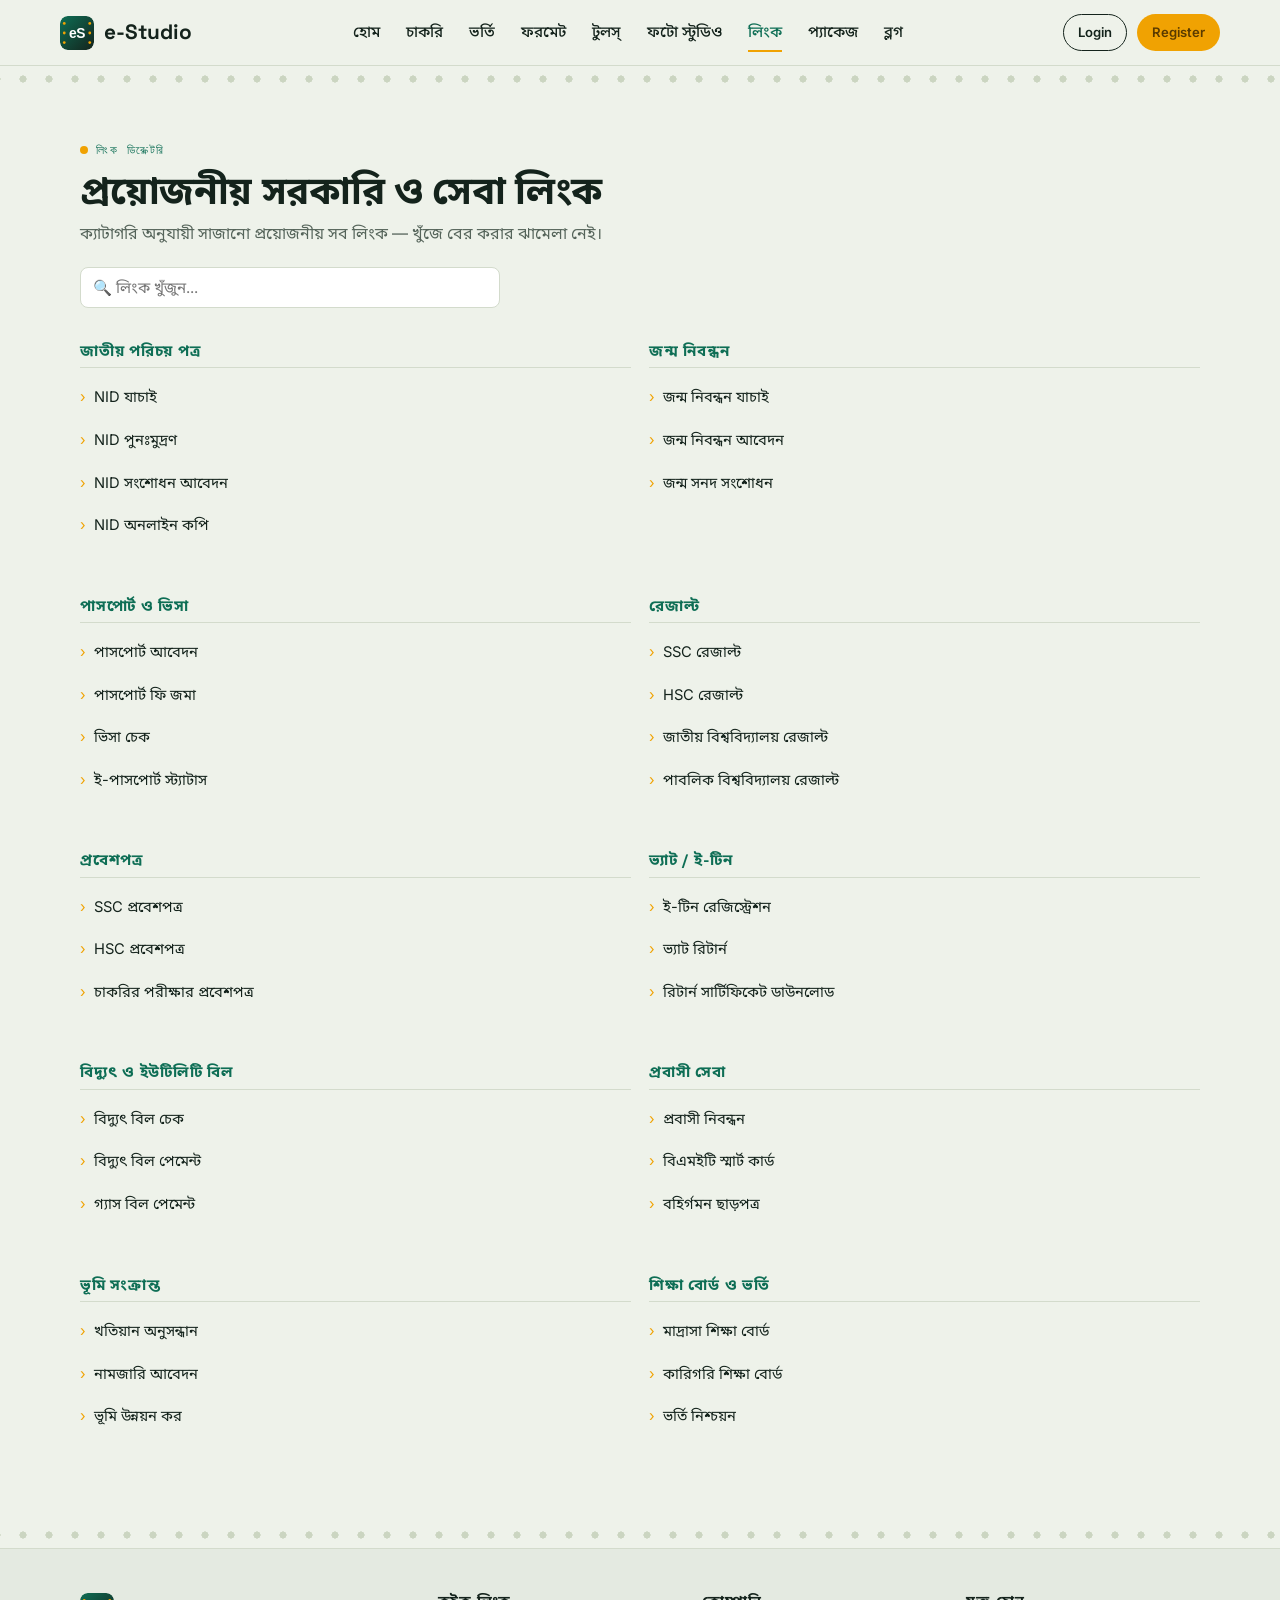
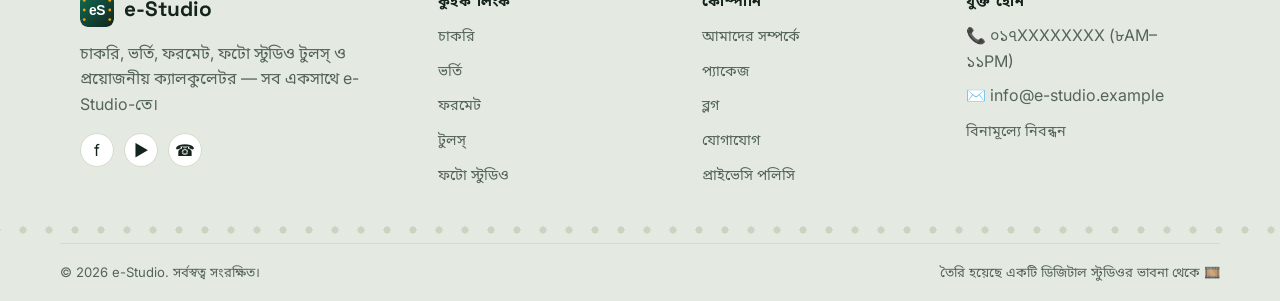
<file: links.html>
<!DOCTYPE html>
<html lang="bn">
<head>
<meta charset="UTF-8">
<meta name="viewport" content="width=device-width, initial-scale=1.0">
<title>প্রয়োজনীয় লিংক || e-Studio</title>
<link href="https://fonts.googleapis.com/css2?family=Space+Grotesk:wght@500;700&family=Inter:wght@400;500;600;700&family=JetBrains+Mono:wght@500&family=Noto+Sans+Bengali:wght@400;500;600;700&display=swap" rel="stylesheet">
<link rel="stylesheet" href="assets/style.css">
<link rel="icon" type="image/svg+xml" href="assets/favicon.svg">

</head>
<body>
<header class="site-header">
  <div class="container nav-wrap">
    <a href="index.html" class="brand"><img src="assets/logo.svg" alt="e-Studio logo" class="mark"> e-Studio</a>
    <nav class="main-nav">
      <a href="index.html">হোম</a>
      <a href="jobs.html">চাকরি</a>
      <a href="admission.html">ভর্তি</a>
      <a href="formats.html">ফরমেট</a>
      <a href="tools.html">টুলস্‌</a>
      <a href="photo-studio.html">ফটো স্টুডিও</a>
      <a href="links.html" class="active">লিংক</a>
      <a href="packages.html">প্যাকেজ</a>
      <a href="blog.html">ব্লগ</a>
    </nav>
    <div class="nav-actions">
      <a href="login.html" class="btn btn-outline btn-sm">Login</a>
      <a href="register.html" class="btn btn-accent btn-sm">Register</a>
      <button class="menu-toggle" aria-label="মেনু">☰</button>
    </div>
  </div>
</header>
<div class="sprocket-rule"></div>

<section class="page-hero">
  <div class="container">
    <div class="eyebrow">লিংক ডিরেক্টরি</div>
    <h1>প্রয়োজনীয় সরকারি ও সেবা লিংক</h1>
    <p class="lede">ক্যাটাগরি অনুযায়ী সাজানো প্রয়োজনীয় সব লিংক — খুঁজে বের করার ঝামেলা নেই।</p>
    <div class="field" style="max-width:420px;margin-top:20px;"><input type="text" placeholder="🔍 লিংক খুঁজুন..."></div>
  </div>
</section>
<section style="padding-top:0">
  <div class="container">
    <div class="grid grid-2">
      <div class="link-cat"><h3>জাতীয় পরিচয় পত্র</h3><div class="link-list"><a href="#">NID যাচাই</a>
<a href="#">NID পুনঃমুদ্রণ</a>
<a href="#">NID সংশোধন আবেদন</a>
<a href="#">NID অনলাইন কপি</a></div></div><div class="link-cat"><h3>জন্ম নিবন্ধন</h3><div class="link-list"><a href="#">জন্ম নিবন্ধন যাচাই</a>
<a href="#">জন্ম নিবন্ধন আবেদন</a>
<a href="#">জন্ম সনদ সংশোধন</a></div></div><div class="link-cat"><h3>পাসপোর্ট ও ভিসা</h3><div class="link-list"><a href="#">পাসপোর্ট আবেদন</a>
<a href="#">পাসপোর্ট ফি জমা</a>
<a href="#">ভিসা চেক</a>
<a href="#">ই-পাসপোর্ট স্ট্যাটাস</a></div></div><div class="link-cat"><h3>রেজাল্ট</h3><div class="link-list"><a href="#">SSC রেজাল্ট</a>
<a href="#">HSC রেজাল্ট</a>
<a href="#">জাতীয় বিশ্ববিদ্যালয় রেজাল্ট</a>
<a href="#">পাবলিক বিশ্ববিদ্যালয় রেজাল্ট</a></div></div><div class="link-cat"><h3>প্রবেশপত্র</h3><div class="link-list"><a href="#">SSC প্রবেশপত্র</a>
<a href="#">HSC প্রবেশপত্র</a>
<a href="#">চাকরির পরীক্ষার প্রবেশপত্র</a></div></div><div class="link-cat"><h3>ভ্যাট / ই-টিন</h3><div class="link-list"><a href="#">ই-টিন রেজিস্ট্রেশন</a>
<a href="#">ভ্যাট রিটার্ন</a>
<a href="#">রিটার্ন সার্টিফিকেট ডাউনলোড</a></div></div><div class="link-cat"><h3>বিদ্যুৎ ও ইউটিলিটি বিল</h3><div class="link-list"><a href="#">বিদ্যুৎ বিল চেক</a>
<a href="#">বিদ্যুৎ বিল পেমেন্ট</a>
<a href="#">গ্যাস বিল পেমেন্ট</a></div></div><div class="link-cat"><h3>প্রবাসী সেবা</h3><div class="link-list"><a href="#">প্রবাসী নিবন্ধন</a>
<a href="#">বিএমইটি স্মার্ট কার্ড</a>
<a href="#">বহির্গমন ছাড়পত্র</a></div></div><div class="link-cat"><h3>ভূমি সংক্রান্ত</h3><div class="link-list"><a href="#">খতিয়ান অনুসন্ধান</a>
<a href="#">নামজারি আবেদন</a>
<a href="#">ভূমি উন্নয়ন কর</a></div></div><div class="link-cat"><h3>শিক্ষা বোর্ড ও ভর্তি</h3><div class="link-list"><a href="#">মাদ্রাসা শিক্ষা বোর্ড</a>
<a href="#">কারিগরি শিক্ষা বোর্ড</a>
<a href="#">ভর্তি নিশ্চয়ন</a></div></div>
    </div>
  </div>
</section>

<div class="sprocket-rule"></div>
<footer class="site-footer" id="site-footer"></footer>
<script src="assets/script.js"></script>
<script src="assets/footer.js"></script>
</body>
</html>
</file>
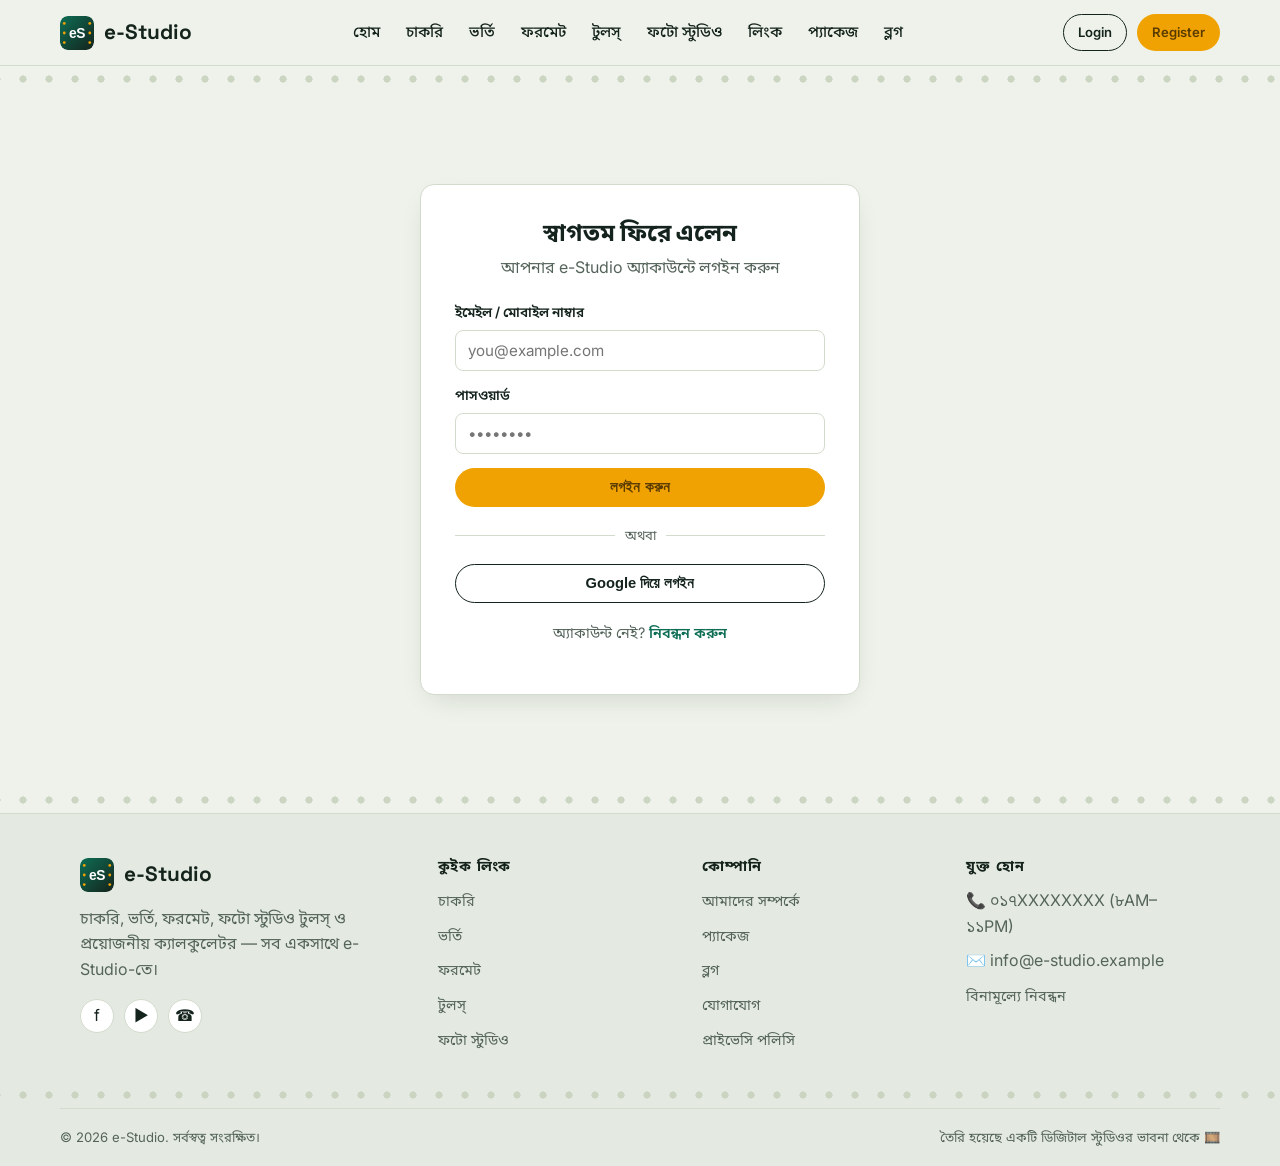
<file: login.html>
<!DOCTYPE html>
<html lang="bn">
<head>
<meta charset="UTF-8">
<meta name="viewport" content="width=device-width, initial-scale=1.0">
<title>লগইন || e-Studio</title>
<link href="https://fonts.googleapis.com/css2?family=Space+Grotesk:wght@500;700&family=Inter:wght@400;500;600;700&family=JetBrains+Mono:wght@500&family=Noto+Sans+Bengali:wght@400;500;600;700&display=swap" rel="stylesheet">
<link rel="stylesheet" href="assets/style.css">
<link rel="icon" type="image/svg+xml" href="assets/favicon.svg">

</head>
<body>
<header class="site-header">
  <div class="container nav-wrap">
    <a href="index.html" class="brand"><img src="assets/logo.svg" alt="e-Studio logo" class="mark"> e-Studio</a>
    <nav class="main-nav">
      <a href="index.html">হোম</a>
      <a href="jobs.html">চাকরি</a>
      <a href="admission.html">ভর্তি</a>
      <a href="formats.html">ফরমেট</a>
      <a href="tools.html">টুলস্‌</a>
      <a href="photo-studio.html">ফটো স্টুডিও</a>
      <a href="links.html">লিংক</a>
      <a href="packages.html">প্যাকেজ</a>
      <a href="blog.html">ব্লগ</a>
    </nav>
    <div class="nav-actions">
      <a href="login.html" class="btn btn-outline btn-sm">Login</a>
      <a href="register.html" class="btn btn-accent btn-sm">Register</a>
      <button class="menu-toggle" aria-label="মেনু">☰</button>
    </div>
  </div>
</header>
<div class="sprocket-rule"></div>

<section>
  <div class="container">
    <div class="auth-wrap">
      <h2>স্বাগতম ফিরে এলেন</h2>
      <p class="auth-sub muted">আপনার e-Studio অ্যাকাউন্টে লগইন করুন</p>
      <div class="notice" id="form-notice" style="display:none;"></div>
      <form onsubmit="handleAuthDemo(event, 'এটি একটি ডেমো ফর্ম — লাইভ সাইটে এখানে সত্যিকারের লগইন যুক্ত হবে।')">
        <div class="field"><label>ইমেইল / মোবাইল নাম্বার</label><input type="text" required placeholder="you@example.com"></div>
        <div class="field"><label>পাসওয়ার্ড</label><input type="password" required placeholder="••••••••"></div>
        <button type="submit" class="btn btn-accent btn-block">লগইন করুন</button>
      </form>
      <div class="divider">অথবা</div>
      <button class="btn btn-outline btn-block">Google দিয়ে লগইন</button>
      <p class="text-center" style="margin-top:18px;font-size:.9rem;">অ্যাকাউন্ট নেই? <a href="register.html" style="color:var(--accent-2);font-weight:600;">নিবন্ধন করুন</a></p>
    </div>
  </div>
</section>

<div class="sprocket-rule"></div>
<footer class="site-footer" id="site-footer"></footer>
<script src="assets/script.js"></script>
<script src="assets/footer.js"></script>
</body>
</html>
</file>
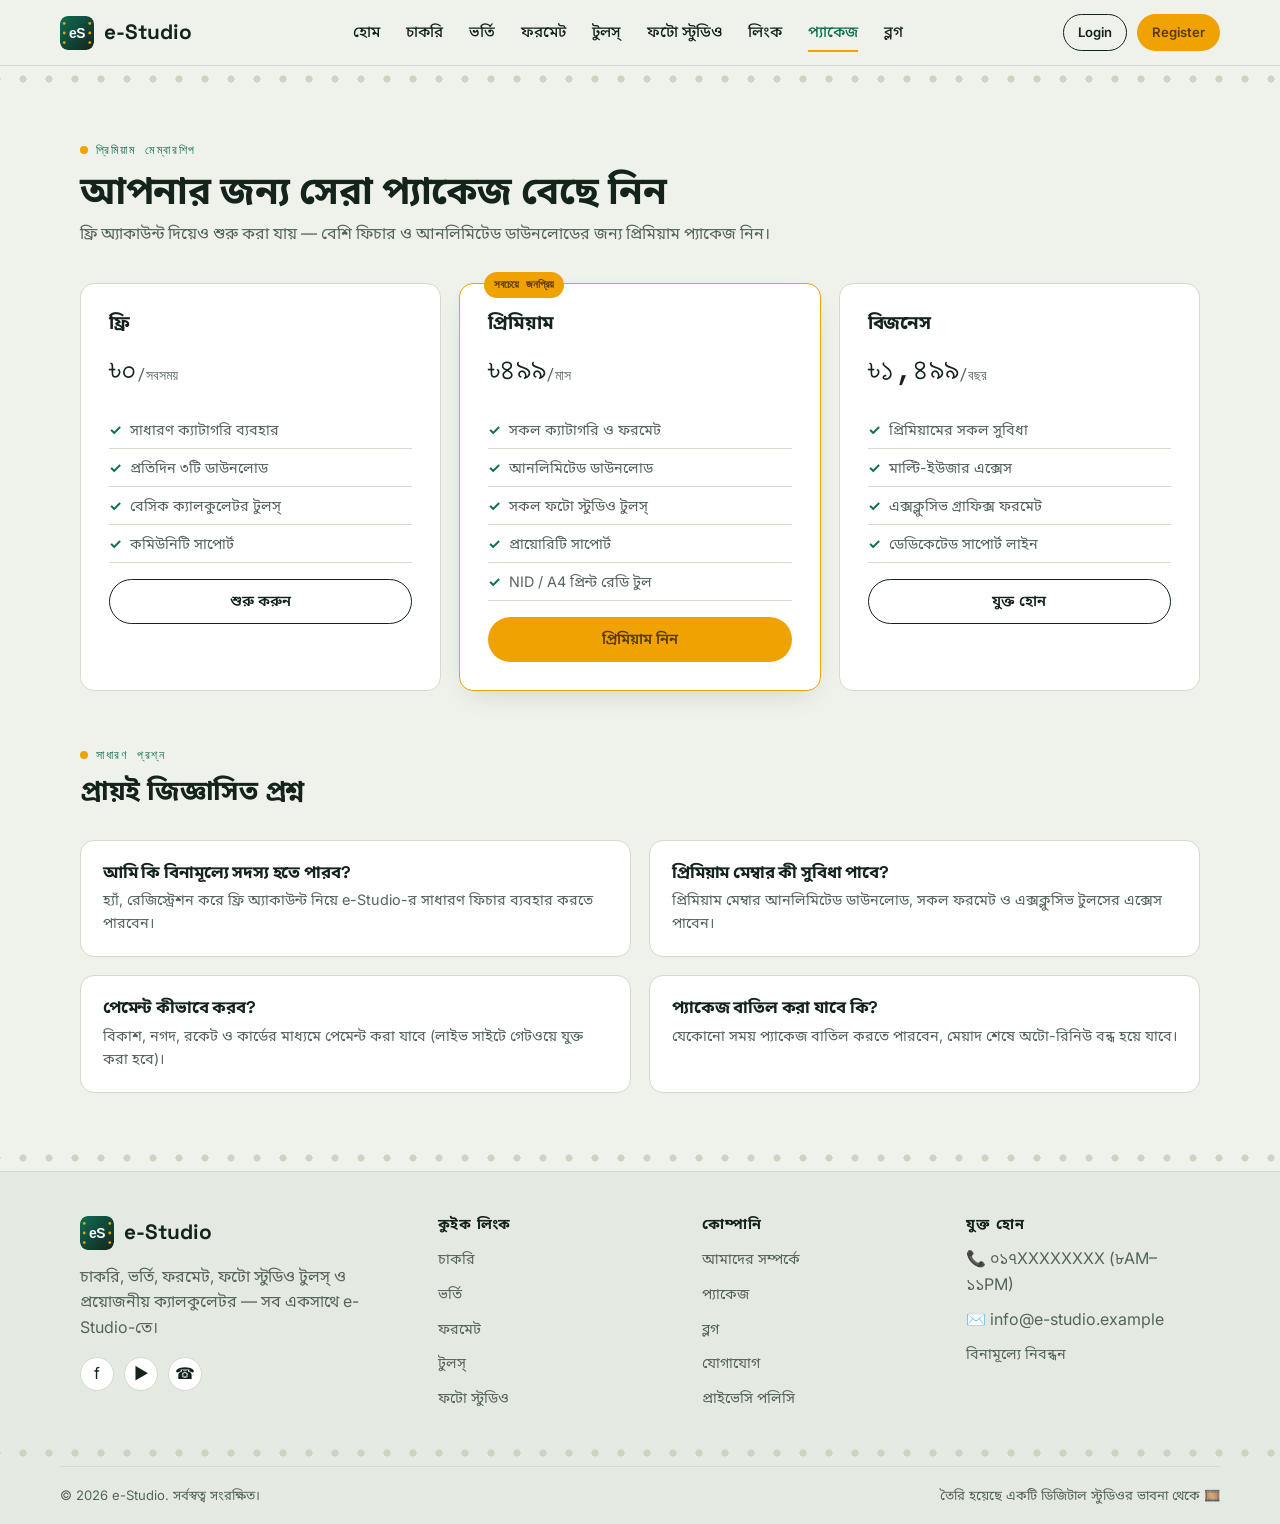
<file: packages.html>
<!DOCTYPE html>
<html lang="bn">
<head>
<meta charset="UTF-8">
<meta name="viewport" content="width=device-width, initial-scale=1.0">
<title>প্যাকেজ || e-Studio</title>
<link href="https://fonts.googleapis.com/css2?family=Space+Grotesk:wght@500;700&family=Inter:wght@400;500;600;700&family=JetBrains+Mono:wght@500&family=Noto+Sans+Bengali:wght@400;500;600;700&display=swap" rel="stylesheet">
<link rel="stylesheet" href="assets/style.css">
<link rel="icon" type="image/svg+xml" href="assets/favicon.svg">

</head>
<body>
<header class="site-header">
  <div class="container nav-wrap">
    <a href="index.html" class="brand"><img src="assets/logo.svg" alt="e-Studio logo" class="mark"> e-Studio</a>
    <nav class="main-nav">
      <a href="index.html">হোম</a>
      <a href="jobs.html">চাকরি</a>
      <a href="admission.html">ভর্তি</a>
      <a href="formats.html">ফরমেট</a>
      <a href="tools.html">টুলস্‌</a>
      <a href="photo-studio.html">ফটো স্টুডিও</a>
      <a href="links.html">লিংক</a>
      <a href="packages.html" class="active">প্যাকেজ</a>
      <a href="blog.html">ব্লগ</a>
    </nav>
    <div class="nav-actions">
      <a href="login.html" class="btn btn-outline btn-sm">Login</a>
      <a href="register.html" class="btn btn-accent btn-sm">Register</a>
      <button class="menu-toggle" aria-label="মেনু">☰</button>
    </div>
  </div>
</header>
<div class="sprocket-rule"></div>

<section class="page-hero">
  <div class="container">
    <div class="eyebrow">প্রিমিয়াম মেম্বারশিপ</div>
    <h1>আপনার জন্য সেরা প্যাকেজ বেছে নিন</h1>
    <p class="lede">ফ্রি অ্যাকাউন্ট দিয়েও শুরু করা যায় — বেশি ফিচার ও আনলিমিটেড ডাউনলোডের জন্য প্রিমিয়াম প্যাকেজ নিন।</p>
  </div>
</section>
<section style="padding-top:0">
  <div class="container">
    <div class="grid grid-3">
      <div class="price-card">
        <h3>ফ্রি</h3>
        <div class="price">৳০<span>/সবসময়</span></div>
        <ul>
          <li>সাধারণ ক্যাটাগরি ব্যবহার</li>
          <li>প্রতিদিন ৩টি ডাউনলোড</li>
          <li>বেসিক ক্যালকুলেটর টুলস্‌</li>
          <li>কমিউনিটি সাপোর্ট</li>
        </ul>
        <a href="register.html" class="btn btn-outline btn-block">শুরু করুন</a>
      </div>
      <div class="price-card featured">
        <h3>প্রিমিয়াম</h3>
        <div class="price">৳৪৯৯<span>/মাস</span></div>
        <ul>
          <li>সকল ক্যাটাগরি ও ফরমেট</li>
          <li>আনলিমিটেড ডাউনলোড</li>
          <li>সকল ফটো স্টুডিও টুলস্‌</li>
          <li>প্রায়োরিটি সাপোর্ট</li>
          <li>NID / A4 প্রিন্ট রেডি টুল</li>
        </ul>
        <a href="register.html" class="btn btn-accent btn-block">প্রিমিয়াম নিন</a>
      </div>
      <div class="price-card">
        <h3>বিজনেস</h3>
        <div class="price">৳১,৪৯৯<span>/বছর</span></div>
        <ul>
          <li>প্রিমিয়ামের সকল সুবিধা</li>
          <li>মাল্টি-ইউজার এক্সেস</li>
          <li>এক্সক্লুসিভ গ্রাফিক্স ফরমেট</li>
          <li>ডেডিকেটেড সাপোর্ট লাইন</li>
        </ul>
        <a href="register.html" class="btn btn-outline btn-block">যুক্ত হোন</a>
      </div>
    </div>

    <div class="section-head" style="margin-top:50px;"><div><div class="eyebrow">সাধারণ প্রশ্ন</div><h2>প্রায়ই জিজ্ঞাসিত প্রশ্ন</h2></div></div>
    <div class="grid grid-2">
      <div class="card"><h3>আমি কি বিনামূল্যে সদস্য হতে পারব?</h3><p>হ্যাঁ, রেজিস্ট্রেশন করে ফ্রি অ্যাকাউন্ট নিয়ে e-Studio-র সাধারণ ফিচার ব্যবহার করতে পারবেন।</p></div>
      <div class="card"><h3>প্রিমিয়াম মেম্বার কী সুবিধা পাবে?</h3><p>প্রিমিয়াম মেম্বার আনলিমিটেড ডাউনলোড, সকল ফরমেট ও এক্সক্লুসিভ টুলসের এক্সেস পাবেন।</p></div>
      <div class="card"><h3>পেমেন্ট কীভাবে করব?</h3><p>বিকাশ, নগদ, রকেট ও কার্ডের মাধ্যমে পেমেন্ট করা যাবে (লাইভ সাইটে গেটওয়ে যুক্ত করা হবে)।</p></div>
      <div class="card"><h3>প্যাকেজ বাতিল করা যাবে কি?</h3><p>যেকোনো সময় প্যাকেজ বাতিল করতে পারবেন, মেয়াদ শেষে অটো-রিনিউ বন্ধ হয়ে যাবে।</p></div>
    </div>
  </div>
</section>

<div class="sprocket-rule"></div>
<footer class="site-footer" id="site-footer"></footer>
<script src="assets/script.js"></script>
<script src="assets/footer.js"></script>
</body>
</html>
</file>
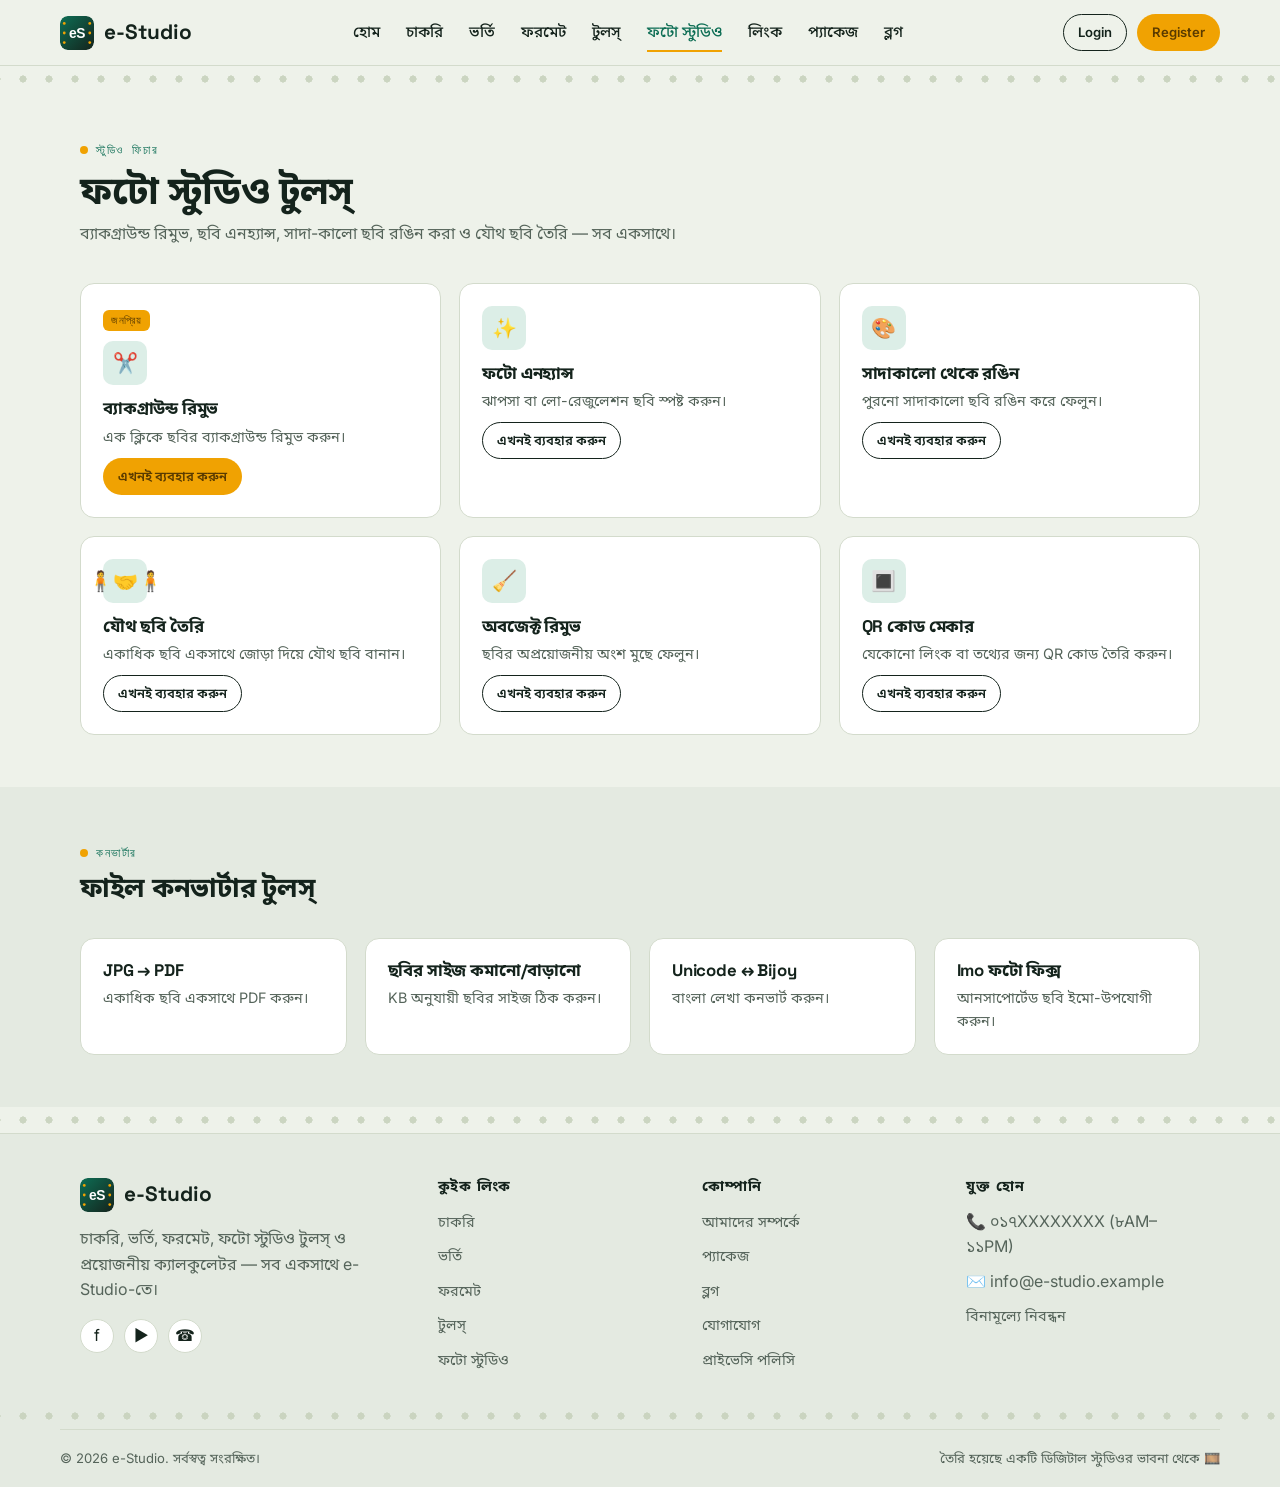
<file: photo-studio.html>
<!DOCTYPE html>
<html lang="bn">
<head>
<meta charset="UTF-8">
<meta name="viewport" content="width=device-width, initial-scale=1.0">
<title>ফটো স্টুডিও || e-Studio</title>
<link href="https://fonts.googleapis.com/css2?family=Space+Grotesk:wght@500;700&family=Inter:wght@400;500;600;700&family=JetBrains+Mono:wght@500&family=Noto+Sans+Bengali:wght@400;500;600;700&display=swap" rel="stylesheet">
<link rel="stylesheet" href="assets/style.css">
<link rel="icon" type="image/svg+xml" href="assets/favicon.svg">

</head>
<body>
<header class="site-header">
  <div class="container nav-wrap">
    <a href="index.html" class="brand"><img src="assets/logo.svg" alt="e-Studio logo" class="mark"> e-Studio</a>
    <nav class="main-nav">
      <a href="index.html">হোম</a>
      <a href="jobs.html">চাকরি</a>
      <a href="admission.html">ভর্তি</a>
      <a href="formats.html">ফরমেট</a>
      <a href="tools.html">টুলস্‌</a>
      <a href="photo-studio.html" class="active">ফটো স্টুডিও</a>
      <a href="links.html">লিংক</a>
      <a href="packages.html">প্যাকেজ</a>
      <a href="blog.html">ব্লগ</a>
    </nav>
    <div class="nav-actions">
      <a href="login.html" class="btn btn-outline btn-sm">Login</a>
      <a href="register.html" class="btn btn-accent btn-sm">Register</a>
      <button class="menu-toggle" aria-label="মেনু">☰</button>
    </div>
  </div>
</header>
<div class="sprocket-rule"></div>

<section class="page-hero">
  <div class="container">
    <div class="eyebrow">স্টুডিও ফিচার</div>
    <h1>ফটো স্টুডিও টুলস্‌</h1>
    <p class="lede">ব্যাকগ্রাউন্ড রিমুভ, ছবি এনহ্যান্স, সাদা-কালো ছবি রঙিন করা ও যৌথ ছবি তৈরি — সব একসাথে।</p>
  </div>
</section>
<section style="padding-top:0">
  <div class="container">
    <div class="grid grid-3">
      <div class="card"><div class="tag">জনপ্রিয়</div><div class="icon">✂️</div><h3>ব্যাকগ্রাউন্ড রিমুভ</h3><p>এক ক্লিকে ছবির ব্যাকগ্রাউন্ড রিমুভ করুন।</p><a href="#" class="btn btn-accent btn-sm" style="margin-top:10px">এখনই ব্যবহার করুন</a></div>
      <div class="card"><div class="icon">✨</div><h3>ফটো এনহ্যান্স</h3><p>ঝাপসা বা লো-রেজুলেশন ছবি স্পষ্ট করুন।</p><a href="#" class="btn btn-outline btn-sm" style="margin-top:10px">এখনই ব্যবহার করুন</a></div>
      <div class="card"><div class="icon">🎨</div><h3>সাদাকালো থেকে রঙিন</h3><p>পুরনো সাদাকালো ছবি রঙিন করে ফেলুন।</p><a href="#" class="btn btn-outline btn-sm" style="margin-top:10px">এখনই ব্যবহার করুন</a></div>
      <div class="card"><div class="icon">🧍‍🤝‍🧍</div><h3>যৌথ ছবি তৈরি</h3><p>একাধিক ছবি একসাথে জোড়া দিয়ে যৌথ ছবি বানান।</p><a href="#" class="btn btn-outline btn-sm" style="margin-top:10px">এখনই ব্যবহার করুন</a></div>
      <div class="card"><div class="icon">🧹</div><h3>অবজেক্ট রিমুভ</h3><p>ছবির অপ্রয়োজনীয় অংশ মুছে ফেলুন।</p><a href="#" class="btn btn-outline btn-sm" style="margin-top:10px">এখনই ব্যবহার করুন</a></div>
      <div class="card"><div class="icon">🔳</div><h3>QR কোড মেকার</h3><p>যেকোনো লিংক বা তথ্যের জন্য QR কোড তৈরি করুন।</p><a href="#" class="btn btn-outline btn-sm" style="margin-top:10px">এখনই ব্যবহার করুন</a></div>
    </div>
  </div>
</section>
<section style="background:var(--surface-2)">
  <div class="container">
    <div class="section-head"><div><div class="eyebrow">কনভার্টার</div><h2>ফাইল কনভার্টার টুলস্‌</h2></div></div>
    <div class="grid grid-4">
      <div class="card"><h3>JPG → PDF</h3><p>একাধিক ছবি একসাথে PDF করুন।</p></div>
      <div class="card"><h3>ছবির সাইজ কমানো/বাড়ানো</h3><p>KB অনুযায়ী ছবির সাইজ ঠিক করুন।</p></div>
      <div class="card"><h3>Unicode ↔ Bijoy</h3><p>বাংলা লেখা কনভার্ট করুন।</p></div>
      <div class="card"><h3>Imo ফটো ফিক্স</h3><p>আনসাপোর্টেড ছবি ইমো-উপযোগী করুন।</p></div>
    </div>
  </div>
</section>

<div class="sprocket-rule"></div>
<footer class="site-footer" id="site-footer"></footer>
<script src="assets/script.js"></script>
<script src="assets/footer.js"></script>
</body>
</html>
</file>
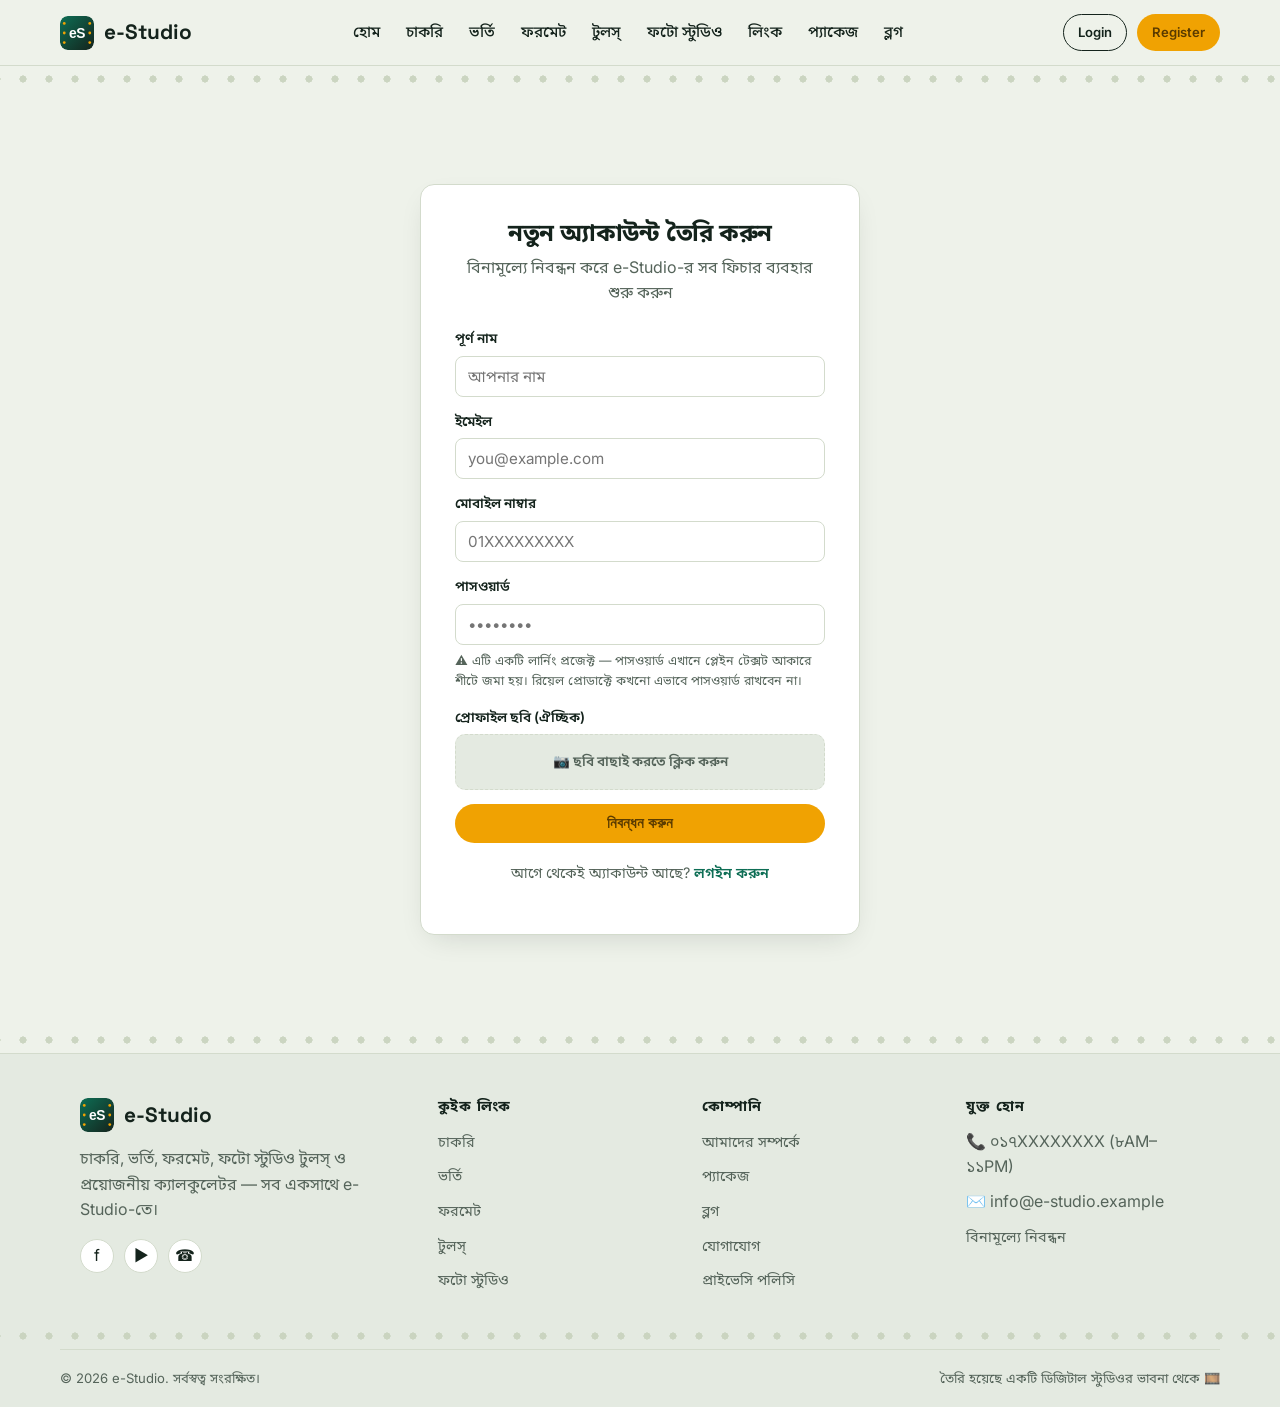
<file: register.html>
<!DOCTYPE html>
<html lang="bn">
<head>
<meta charset="UTF-8">
<meta name="viewport" content="width=device-width, initial-scale=1.0">
<title>রেজিস্টার || e-Studio</title>
<link href="https://fonts.googleapis.com/css2?family=Space+Grotesk:wght@500;700&family=Inter:wght@400;500;600;700&family=JetBrains+Mono:wght@500&family=Noto+Sans+Bengali:wght@400;500;600;700&display=swap" rel="stylesheet">
<link rel="stylesheet" href="assets/style.css">
<link rel="icon" type="image/svg+xml" href="assets/favicon.svg">

</head>
<body>
<header class="site-header">
  <div class="container nav-wrap">
    <a href="index.html" class="brand"><img src="assets/logo.svg" alt="e-Studio logo" class="mark"> e-Studio</a>
    <nav class="main-nav">
      <a href="index.html">হোম</a>
      <a href="jobs.html">চাকরি</a>
      <a href="admission.html">ভর্তি</a>
      <a href="formats.html">ফরমেট</a>
      <a href="tools.html">টুলস্‌</a>
      <a href="photo-studio.html">ফটো স্টুডিও</a>
      <a href="links.html">লিংক</a>
      <a href="packages.html">প্যাকেজ</a>
      <a href="blog.html">ব্লগ</a>
    </nav>
    <div class="nav-actions">
      <a href="login.html" class="btn btn-outline btn-sm">Login</a>
      <a href="register.html" class="btn btn-accent btn-sm">Register</a>
      <button class="menu-toggle" aria-label="মেনু">☰</button>
    </div>
  </div>
</header>
<div class="sprocket-rule"></div>

<section>
  <div class="container">
    <div class="auth-wrap">
      <h2>নতুন অ্যাকাউন্ট তৈরি করুন</h2>
      <p class="auth-sub muted">বিনামূল্যে নিবন্ধন করে e-Studio-র সব ফিচার ব্যবহার শুরু করুন</p>
      <div class="notice" id="form-notice" style="display:none;"></div>
      <form id="register-form">
        <div class="field"><label>পূর্ণ নাম</label><input type="text" name="name" required placeholder="আপনার নাম"></div>
        <div class="field"><label>ইমেইল</label><input type="email" name="email" required placeholder="you@example.com"></div>
        <div class="field"><label>মোবাইল নাম্বার</label><input type="tel" name="phone" required placeholder="01XXXXXXXXX"></div>
        <div class="field"><label>পাসওয়ার্ড</label><input type="password" name="password" required placeholder="••••••••"></div>
        <p class="muted" style="font-size:.78rem;margin-top:-8px;">⚠️ এটি একটি লার্নিং প্রজেক্ট — পাসওয়ার্ড এখানে প্লেইন টেক্সট আকারে শীটে জমা হয়। রিয়েল প্রোডাক্টে কখনো এভাবে পাসওয়ার্ড রাখবেন না।</p>
        <div class="field">
          <label>প্রোফাইল ছবি (ঐচ্ছিক)</label>
          <label class="file-drop" for="reg-photo">📷 ছবি বাছাই করতে ক্লিক করুন</label>
          <input type="file" id="reg-photo" accept="image/*" style="display:none;">
          <img class="file-preview" id="reg-photo-preview" alt="প্রিভিউ">
        </div>
        <button type="submit" class="btn btn-accent btn-block">নিবন্ধন করুন</button>
      </form>
      <p class="text-center" style="margin-top:18px;font-size:.9rem;">আগে থেকেই অ্যাকাউন্ট আছে? <a href="login.html" style="color:var(--accent-2);font-weight:600;">লগইন করুন</a></p>
    </div>
  </div>
</section>

<div class="sprocket-rule"></div>
<footer class="site-footer" id="site-footer"></footer>
<script src="assets/script.js"></script>
<script src="assets/footer.js"></script>
<script src="assets/config.js"></script>
<script src="assets/forms.js"></script>
<script>
  wireFilePreview("reg-photo", "reg-photo-preview");
  document.getElementById("register-form").addEventListener("submit", function (e) {
    e.preventDefault();
    const f = e.target;
    submitFormToSheet(
      f,
      "register",
      { name: f.name.value, email: f.email.value, phone: f.phone.value, password: f.password.value },
      document.getElementById("reg-photo")
    );
  });
</script>
</body>
</html>
</file>
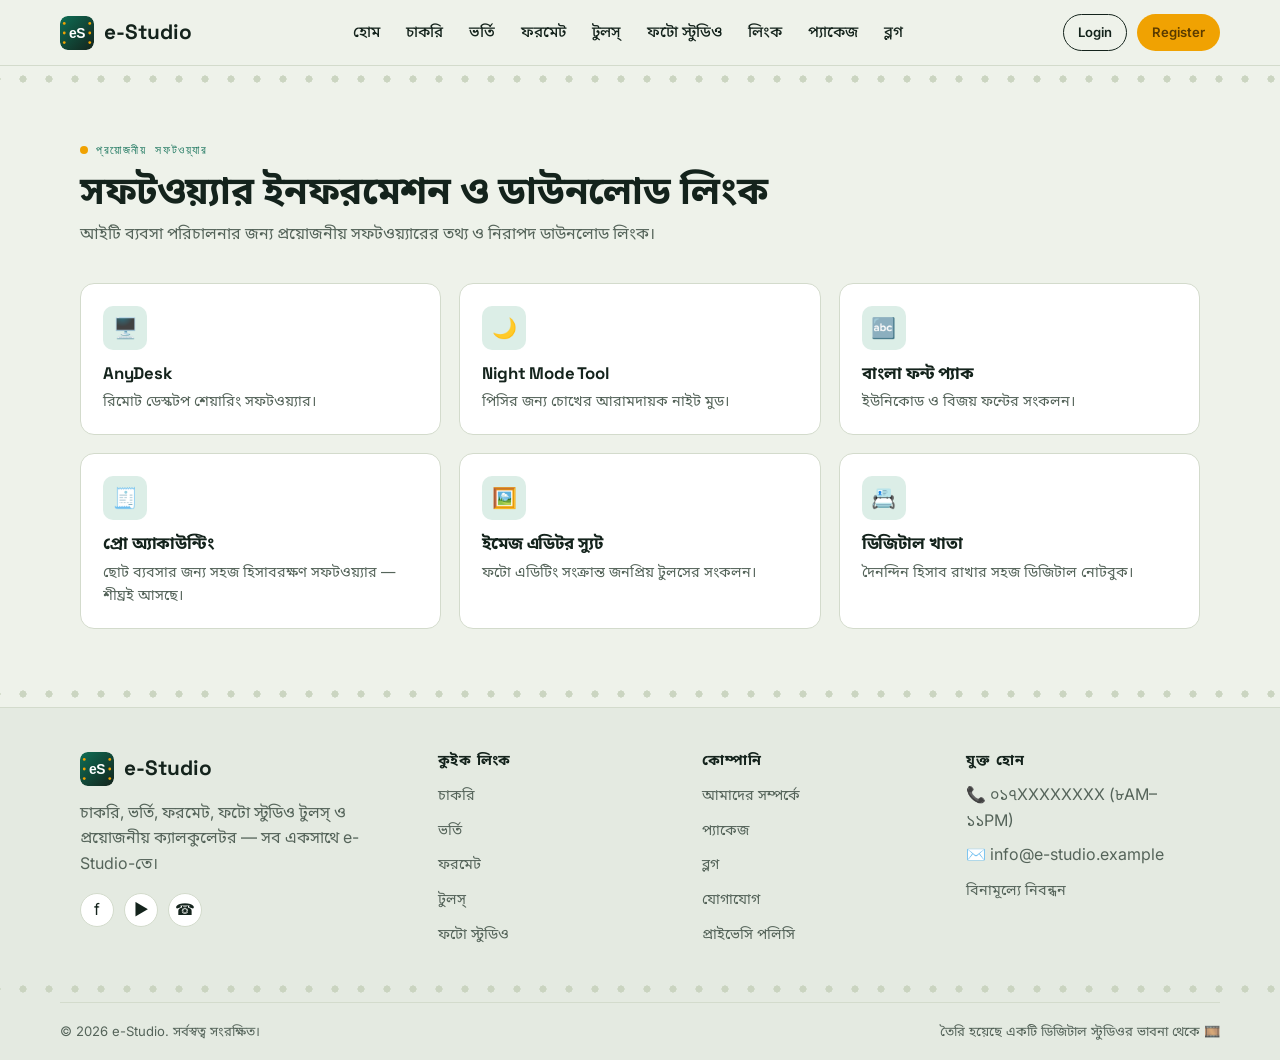
<file: software.html>
<!DOCTYPE html>
<html lang="bn">
<head>
<meta charset="UTF-8">
<meta name="viewport" content="width=device-width, initial-scale=1.0">
<title>সফটওয়্যার || e-Studio</title>
<link href="https://fonts.googleapis.com/css2?family=Space+Grotesk:wght@500;700&family=Inter:wght@400;500;600;700&family=JetBrains+Mono:wght@500&family=Noto+Sans+Bengali:wght@400;500;600;700&display=swap" rel="stylesheet">
<link rel="stylesheet" href="assets/style.css">
<link rel="icon" type="image/svg+xml" href="assets/favicon.svg">

</head>
<body>
<header class="site-header">
  <div class="container nav-wrap">
    <a href="index.html" class="brand"><img src="assets/logo.svg" alt="e-Studio logo" class="mark"> e-Studio</a>
    <nav class="main-nav">
      <a href="index.html">হোম</a>
      <a href="jobs.html">চাকরি</a>
      <a href="admission.html">ভর্তি</a>
      <a href="formats.html">ফরমেট</a>
      <a href="tools.html">টুলস্‌</a>
      <a href="photo-studio.html">ফটো স্টুডিও</a>
      <a href="links.html">লিংক</a>
      <a href="packages.html">প্যাকেজ</a>
      <a href="blog.html">ব্লগ</a>
    </nav>
    <div class="nav-actions">
      <a href="login.html" class="btn btn-outline btn-sm">Login</a>
      <a href="register.html" class="btn btn-accent btn-sm">Register</a>
      <button class="menu-toggle" aria-label="মেনু">☰</button>
    </div>
  </div>
</header>
<div class="sprocket-rule"></div>

<section class="page-hero">
  <div class="container">
    <div class="eyebrow">প্রয়োজনীয় সফটওয়্যার</div>
    <h1>সফটওয়্যার ইনফরমেশন ও ডাউনলোড লিংক</h1>
    <p class="lede">আইটি ব্যবসা পরিচালনার জন্য প্রয়োজনীয় সফটওয়্যারের তথ্য ও নিরাপদ ডাউনলোড লিংক।</p>
  </div>
</section>
<section style="padding-top:0">
  <div class="container">
    <div class="grid grid-3">
      <div class="card"><div class="icon">🖥️</div><h3>AnyDesk</h3><p>রিমোট ডেস্কটপ শেয়ারিং সফটওয়্যার।</p></div>
      <div class="card"><div class="icon">🌙</div><h3>Night Mode Tool</h3><p>পিসির জন্য চোখের আরামদায়ক নাইট মুড।</p></div>
      <div class="card"><div class="icon">🔤</div><h3>বাংলা ফন্ট প্যাক</h3><p>ইউনিকোড ও বিজয় ফন্টের সংকলন।</p></div>
      <div class="card"><div class="icon">🧾</div><h3>প্রো অ্যাকাউন্টিং</h3><p>ছোট ব্যবসার জন্য সহজ হিসাবরক্ষণ সফটওয়্যার — শীঘ্রই আসছে।</p></div>
      <div class="card"><div class="icon">🖼️</div><h3>ইমেজ এডিটর স্যুট</h3><p>ফটো এডিটিং সংক্রান্ত জনপ্রিয় টুলসের সংকলন।</p></div>
      <div class="card"><div class="icon">📇</div><h3>ডিজিটাল খাতা</h3><p>দৈনন্দিন হিসাব রাখার সহজ ডিজিটাল নোটবুক।</p></div>
    </div>
  </div>
</section>

<div class="sprocket-rule"></div>
<footer class="site-footer" id="site-footer"></footer>
<script src="assets/script.js"></script>
<script src="assets/footer.js"></script>
</body>
</html>
</file>
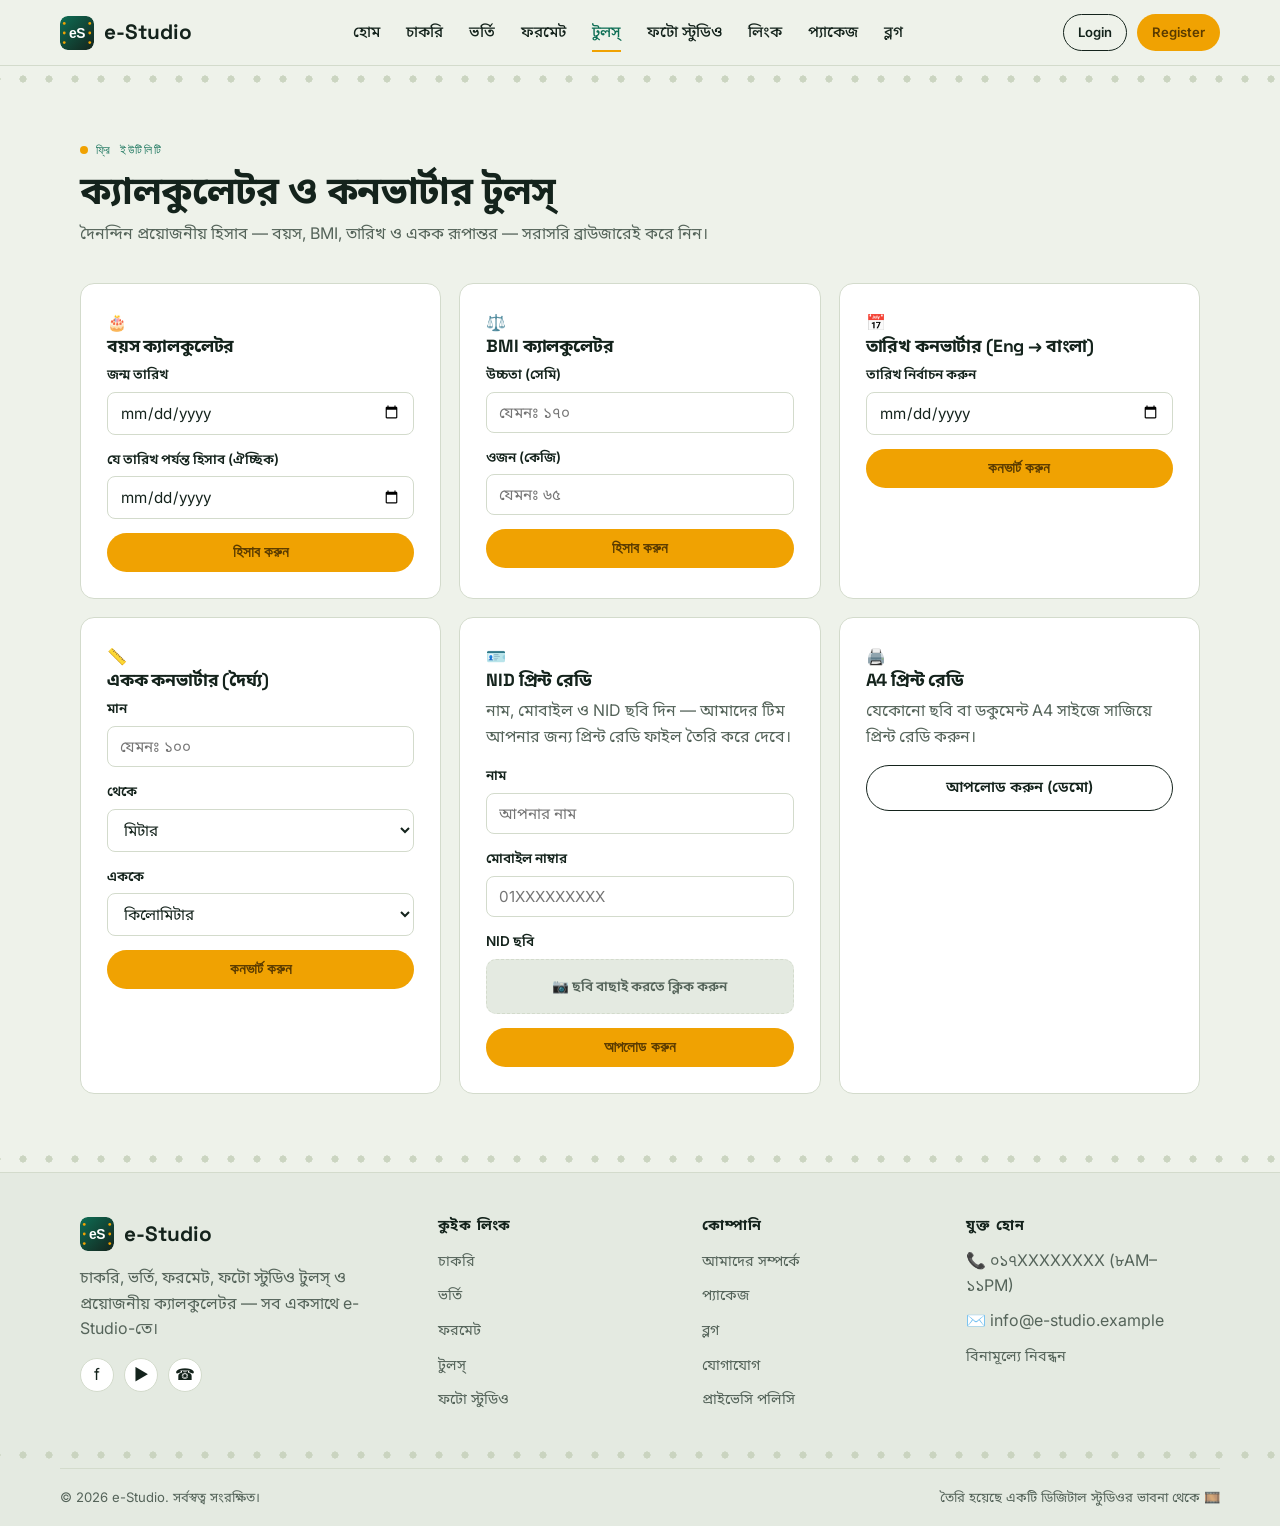
<file: tools.html>
<!DOCTYPE html>
<html lang="bn">
<head>
<meta charset="UTF-8">
<meta name="viewport" content="width=device-width, initial-scale=1.0">
<title>টুলস্‌ || e-Studio</title>
<link href="https://fonts.googleapis.com/css2?family=Space+Grotesk:wght@500;700&family=Inter:wght@400;500;600;700&family=JetBrains+Mono:wght@500&family=Noto+Sans+Bengali:wght@400;500;600;700&display=swap" rel="stylesheet">
<link rel="stylesheet" href="assets/style.css">
<link rel="icon" type="image/svg+xml" href="assets/favicon.svg">

</head>
<body>
<header class="site-header">
  <div class="container nav-wrap">
    <a href="index.html" class="brand"><img src="assets/logo.svg" alt="e-Studio logo" class="mark"> e-Studio</a>
    <nav class="main-nav">
      <a href="index.html">হোম</a>
      <a href="jobs.html">চাকরি</a>
      <a href="admission.html">ভর্তি</a>
      <a href="formats.html">ফরমেট</a>
      <a href="tools.html" class="active">টুলস্‌</a>
      <a href="photo-studio.html">ফটো স্টুডিও</a>
      <a href="links.html">লিংক</a>
      <a href="packages.html">প্যাকেজ</a>
      <a href="blog.html">ব্লগ</a>
    </nav>
    <div class="nav-actions">
      <a href="login.html" class="btn btn-outline btn-sm">Login</a>
      <a href="register.html" class="btn btn-accent btn-sm">Register</a>
      <button class="menu-toggle" aria-label="মেনু">☰</button>
    </div>
  </div>
</header>
<div class="sprocket-rule"></div>

<section class="page-hero">
  <div class="container">
    <div class="eyebrow">ফ্রি ইউটিলিটি</div>
    <h1>ক্যালকুলেটর ও কনভার্টার টুলস্‌</h1>
    <p class="lede">দৈনন্দিন প্রয়োজনীয় হিসাব — বয়স, BMI, তারিখ ও একক রূপান্তর — সরাসরি ব্রাউজারেই করে নিন।</p>
  </div>
</section>
<section style="padding-top:0">
  <div class="container">
    <div class="grid grid-3">

      <div class="tool-panel" id="age">
        <div class="icon">🎂</div>
        <h3>বয়স ক্যালকুলেটর</h3>
        <div class="field"><label>জন্ম তারিখ</label><input type="date" id="dob"></div>
        <div class="field"><label>যে তারিখ পর্যন্ত হিসাব (ঐচ্ছিক)</label><input type="date" id="atdate"></div>
        <button class="btn btn-accent btn-block" onclick="calcAge()">হিসাব করুন</button>
        <div class="result-box" id="age-result"></div>
      </div>

      <div class="tool-panel" id="bmi">
        <div class="icon">⚖️</div>
        <h3>BMI ক্যালকুলেটর</h3>
        <div class="field"><label>উচ্চতা (সেমি)</label><input type="number" id="height" placeholder="যেমনঃ ১৭০"></div>
        <div class="field"><label>ওজন (কেজি)</label><input type="number" id="weight" placeholder="যেমনঃ ৬৫"></div>
        <button class="btn btn-accent btn-block" onclick="calcBMI()">হিসাব করুন</button>
        <div class="result-box" id="bmi-result"></div>
      </div>

      <div class="tool-panel" id="dateconvert">
        <div class="icon">📅</div>
        <h3>তারিখ কনভার্টার (Eng → বাংলা)</h3>
        <div class="field"><label>তারিখ নির্বাচন করুন</label><input type="date" id="dateconv"></div>
        <button class="btn btn-accent btn-block" onclick="convertDate()">কনভার্ট করুন</button>
        <div class="result-box" id="date-result"></div>
      </div>

      <div class="tool-panel" id="unit">
        <div class="icon">📏</div>
        <h3>একক কনভার্টার (দৈর্ঘ্য)</h3>
        <div class="field"><label>মান</label><input type="number" id="unit-value" placeholder="যেমনঃ ১০০"></div>
        <div class="field"><label>থেকে</label>
          <select id="unit-from">
            <option value="m">মিটার</option><option value="km">কিলোমিটার</option><option value="cm">সেন্টিমিটার</option>
            <option value="mm">মিলিমিটার</option><option value="mile">মাইল</option><option value="ft">ফুট</option><option value="inch">ইঞ্চি</option>
          </select>
        </div>
        <div class="field"><label>এককে</label>
          <select id="unit-to">
            <option value="km">কিলোমিটার</option><option value="m">মিটার</option><option value="cm">সেন্টিমিটার</option>
            <option value="mm">মিলিমিটার</option><option value="mile">মাইল</option><option value="ft">ফুট</option><option value="inch">ইঞ্চি</option>
          </select>
        </div>
        <button class="btn btn-accent btn-block" onclick="convertUnit()">কনভার্ট করুন</button>
        <div class="result-box" id="unit-result"></div>
      </div>

      <div class="tool-panel" id="nid">
        <div class="icon">🪪</div>
        <h3>NID প্রিন্ট রেডি</h3>
        <p class="muted">নাম, মোবাইল ও NID ছবি দিন — আমাদের টিম আপনার জন্য প্রিন্ট রেডি ফাইল তৈরি করে দেবে।</p>
        <div class="notice" id="form-notice-nid" style="display:none;"></div>
        <!-- .notice class already present above, needed for submitFormToSheet() targeting -->
        <form id="nid-form">
          <div class="field"><label>নাম</label><input type="text" name="name" required placeholder="আপনার নাম"></div>
          <div class="field"><label>মোবাইল নাম্বার</label><input type="tel" name="mobile" required placeholder="01XXXXXXXXX"></div>
          <div class="field">
            <label>NID ছবি</label>
            <label class="file-drop" for="nid-photo">📷 ছবি বাছাই করতে ক্লিক করুন</label>
            <input type="file" id="nid-photo" accept="image/*" required style="display:none;">
            <img class="file-preview" id="nid-photo-preview" alt="প্রিভিউ">
          </div>
          <button type="submit" class="btn btn-accent btn-block">আপলোড করুন</button>
        </form>
      </div>

      <div class="tool-panel">
        <div class="icon">🖨️</div>
        <h3>A4 প্রিন্ট রেডি</h3>
        <p class="muted">যেকোনো ছবি বা ডকুমেন্ট A4 সাইজে সাজিয়ে প্রিন্ট রেডি করুন।</p>
        <a href="#" class="btn btn-outline btn-block">আপলোড করুন (ডেমো)</a>
      </div>

    </div>
  </div>
</section>

<div class="sprocket-rule"></div>
<footer class="site-footer" id="site-footer"></footer>
<script src="assets/script.js"></script>
<script src="assets/footer.js"></script>
<script src="assets/config.js"></script>
<script src="assets/forms.js"></script>
<script>
  wireFilePreview("nid-photo", "nid-photo-preview");
  document.getElementById("nid-form").addEventListener("submit", function (e) {
    e.preventDefault();
    const f = e.target;
    submitFormToSheet(
      f,
      "nid-upload",
      { name: f.name.value, mobile: f.mobile.value },
      document.getElementById("nid-photo")
    );
  });
</script>
</body>
</html>
</file>
<file: assets/style.css>
/* ==========================================================================
   e-Studio — design tokens
   ========================================================================== */
:root{
  --bg: #EEF2EA;
  --surface: #FFFFFF;
  --surface-2: #E4EAE1;
  --ink: #14231C;
  --muted: #55645A;
  --line: #D3DBCC;
  --accent: #F0A202;      /* signal amber */
  --accent-ink: #5A3B00;
  --accent-2: #0E6E55;    /* deep teal */
  --accent-2-soft: #DCEEE7;
  --danger: #C1432B;
  --radius: 14px;
  --shadow: 0 10px 30px -12px rgba(20,35,28,0.18);
  --sprocket: #C7D2BC;
  --font-display: "Space Grotesk", "Noto Sans Bengali", sans-serif;
  --font-body: "Inter", "Noto Sans Bengali", sans-serif;
  --font-mono: "JetBrains Mono", monospace;
}

*{box-sizing:border-box;}
html{scroll-behavior:smooth;}
body{
  margin:0;
  background:var(--bg);
  color:var(--ink);
  font-family:var(--font-body);
  line-height:1.6;
  -webkit-font-smoothing:antialiased;
}
img{max-width:100%;display:block;}
a{color:inherit;text-decoration:none;}
h1,h2,h3,h4{
  font-family:var(--font-display);
  line-height:1.15;
  margin:0 0 .5rem;
  letter-spacing:-0.01em;
}
p{margin:0 0 1rem;color:var(--muted);}
.container{max-width:1160px;margin:0 auto;padding:0 20px;}
.eyebrow{
  font-family:var(--font-mono);
  font-size:.72rem;
  letter-spacing:.14em;
  text-transform:uppercase;
  color:var(--accent-2);
  display:inline-flex;
  align-items:center;
  gap:8px;
  margin-bottom:10px;
}
.eyebrow::before{
  content:"";
  width:8px;height:8px;border-radius:50%;
  background:var(--accent);
  display:inline-block;
}

:focus-visible{outline:3px solid var(--accent-2); outline-offset:2px; border-radius:4px;}

/* ---------- Sprocket / film-strip motif (signature element) ---------- */
.sprocket-rule{
  height:26px;
  margin:0;
  background-image: radial-gradient(circle, var(--sprocket) 3.5px, transparent 3.6px);
  background-size: 26px 26px;
  background-position: 10px center;
  opacity:.9;
}
.sprocket-rule.dark{ --sprocket: rgba(255,255,255,.28); }
.frame-tabs{
  display:flex; gap:4px; padding:0 0 4px 0;
}
.frame-tabs span{
  width:10px;height:6px;border-radius:1px;background:var(--sprocket);
}

/* ---------- Header / Nav ---------- */
header.site-header{
  position:sticky; top:0; z-index:50;
  background:rgba(238,242,234,.92);
  backdrop-filter:blur(8px);
  border-bottom:1px solid var(--line);
}
.nav-wrap{
  display:flex; align-items:center; justify-content:space-between;
  padding:14px 0;
}
.brand{
  display:flex; align-items:center; gap:10px;
  font-family:var(--font-display); font-weight:700; font-size:1.3rem;
  color:var(--ink);
}
.brand .mark{
  width:34px;height:34px;border-radius:8px;
  display:block; object-fit:contain; flex-shrink:0;
}
nav.main-nav{display:flex; align-items:center; gap:26px;}
nav.main-nav a{
  font-size:.95rem; font-weight:500; color:var(--ink); position:relative; padding:4px 0;
}
nav.main-nav a.active,nav.main-nav a:hover{color:var(--accent-2);}
nav.main-nav a.active::after{
  content:""; position:absolute; left:0; bottom:-3px; width:100%; height:2px; background:var(--accent);
}
.nav-actions{display:flex; align-items:center; gap:10px;}
.btn{
  display:inline-flex; align-items:center; justify-content:center; gap:8px;
  padding:10px 18px; border-radius:999px; font-weight:600; font-size:.92rem;
  border:1px solid transparent; cursor:pointer; transition:transform .15s ease, box-shadow .15s ease;
}
.btn:hover{transform:translateY(-1px);}
.btn-primary{background:var(--ink); color:#fff;}
.btn-primary:hover{box-shadow:var(--shadow);}
.btn-accent{background:var(--accent); color:var(--accent-ink);}
.btn-accent:hover{box-shadow:0 10px 24px -10px rgba(240,162,2,.55);}
.btn-outline{background:transparent; border-color:var(--ink); color:var(--ink);}
.btn-ghost{background:transparent; color:var(--ink);}
.btn-sm{padding:7px 14px; font-size:.82rem;}
.btn-block{width:100%;}
.menu-toggle{display:none; background:none; border:0; font-size:1.6rem; cursor:pointer;}

/* ---------- Hero ---------- */
.hero{padding:56px 0 30px; position:relative; overflow:hidden;}
.hero-grid{display:grid; grid-template-columns:1.1fr .9fr; gap:40px; align-items:center;}
.hero h1{font-size:clamp(2.1rem,4vw,3.2rem);}
.hero .lede{font-size:1.08rem; max-width:520px;}
.hero-stats{display:flex; gap:26px; margin-top:26px;}
.stat b{font-family:var(--font-mono); font-size:1.5rem; color:var(--accent-2); display:block;}
.stat span{font-size:.82rem; color:var(--muted);}
.hero-actions{display:flex; gap:12px; margin-top:24px; flex-wrap:wrap;}

.contact-sheet{
  background:var(--ink); border-radius:20px; padding:18px;
  box-shadow:var(--shadow);
}
.contact-sheet .frame-tabs{padding-left:6px;}
.contact-sheet-grid{
  display:grid; grid-template-columns:repeat(3,1fr); gap:8px; padding:8px;
}
.contact-sheet-grid .cell{
  background:#1c2f26; border-radius:8px; aspect-ratio:1/1;
  display:flex; align-items:center; justify-content:center;
  font-size:1.4rem; color:var(--accent);
}
.contact-sheet .caption{
  color:#cfe0d5; font-family:var(--font-mono); font-size:.72rem; text-align:center; padding-top:8px;
}

/* ---------- Sections ---------- */
section{padding:52px 0;}
.section-head{display:flex; align-items:baseline; justify-content:space-between; margin-bottom:26px; gap:20px; flex-wrap:wrap;}
.section-head h2{font-size:1.7rem;}
.section-head .see-all{font-size:.88rem; font-weight:600; color:var(--accent-2); white-space:nowrap;}

.grid{display:grid; gap:18px;}
.grid-4{grid-template-columns:repeat(4,1fr);}
.grid-3{grid-template-columns:repeat(3,1fr);}
.grid-2{grid-template-columns:repeat(2,1fr);}

.card{
  background:var(--surface); border:1px solid var(--line); border-radius:var(--radius);
  padding:22px; transition:box-shadow .18s ease, transform .18s ease;
}
.card:hover{box-shadow:var(--shadow); transform:translateY(-2px);}
.card .icon{
  width:44px;height:44px; border-radius:10px; background:var(--accent-2-soft); color:var(--accent-2);
  display:flex; align-items:center; justify-content:center; font-size:1.25rem; margin-bottom:14px;
}
.card h3{font-size:1.05rem; margin-bottom:6px;}
.card p{font-size:.9rem; margin-bottom:0;}
.card .tag{
  font-family:var(--font-mono); font-size:.68rem; text-transform:uppercase; letter-spacing:.06em;
  color:var(--accent-ink); background:var(--accent); padding:2px 8px; border-radius:6px; display:inline-block; margin-bottom:10px;
}

.badge{
  display:inline-block; font-family:var(--font-mono); font-size:.7rem; padding:2px 9px;
  border-radius:6px; background:var(--surface-2); color:var(--muted); margin-right:6px;
}

/* ---------- Job / listing rows ---------- */
.listing{
  display:flex; align-items:center; gap:16px; padding:16px; border-radius:12px;
  border:1px solid var(--line); background:var(--surface); margin-bottom:12px;
}
.listing .logo-box{
  width:50px;height:50px;border-radius:10px;background:var(--surface-2);
  display:flex;align-items:center;justify-content:center;font-family:var(--font-mono);font-weight:700;color:var(--accent-2);flex-shrink:0;
}
.listing .info{flex:1;}
.listing .info h4{margin:0 0 4px; font-size:1rem; font-family:var(--font-body); font-weight:700;}
.listing .meta{display:flex; gap:14px; flex-wrap:wrap; font-size:.82rem; color:var(--muted);}
.listing .deadline{
  font-family:var(--font-mono); font-size:.78rem; text-align:right; color:var(--danger); white-space:nowrap;
}

/* ---------- Tools / calculators ---------- */
.tool-panel{
  background:var(--surface); border:1px solid var(--line); border-radius:var(--radius); padding:26px;
}
.tool-panel h3{font-size:1.1rem;}
.field{margin-bottom:14px;}
.field label{display:block; font-size:.85rem; font-weight:600; margin-bottom:6px;}
.field input, .field select{
  width:100%; padding:10px 12px; border:1px solid var(--line); border-radius:8px; font-family:var(--font-body);
  font-size:.95rem; background:#fff; color:var(--ink);
}
.field input:focus, .field select:focus{border-color:var(--accent-2);}
.result-box{
  margin-top:14px; padding:14px; border-radius:10px; background:var(--accent-2-soft); color:var(--accent-ink);
  font-family:var(--font-mono); font-size:.95rem; display:none;
}
.result-box.show{display:block;}

/* ---------- Links directory ---------- */
.link-cat{margin-bottom:34px;}
.link-cat h3{
  font-size:.95rem; text-transform:uppercase; letter-spacing:.05em; color:var(--accent-2);
  border-bottom:1px solid var(--line); padding-bottom:8px; margin-bottom:12px;
}
.link-list{display:flex; flex-direction:column; gap:6px;}
.link-list a{
  font-size:.92rem; padding:6px 0; border-bottom:1px dashed transparent; display:flex; align-items:center; gap:8px;
}
.link-list a:hover{border-bottom-color:var(--accent); color:var(--accent-2);}
.link-list a::before{content:"›"; color:var(--accent);}

/* ---------- Pricing ---------- */
.price-card{
  background:var(--surface); border:1px solid var(--line); border-radius:var(--radius); padding:28px; position:relative;
}
.price-card.featured{border-color:var(--accent); box-shadow:var(--shadow);}
.price-card.featured::before{
  content:"সবচেয়ে জনপ্রিয়"; position:absolute; top:-12px; left:24px; background:var(--accent); color:var(--accent-ink);
  font-size:.7rem; font-weight:700; padding:4px 10px; border-radius:999px; font-family:var(--font-mono);
}
.price{font-family:var(--font-mono); font-size:2rem; color:var(--ink); margin:10px 0;}
.price span{font-size:.9rem; color:var(--muted); font-weight:400;}
.price-card ul{list-style:none; padding:0; margin:16px 0; font-size:.9rem; color:var(--muted);}
.price-card ul li{padding:7px 0; border-bottom:1px solid var(--line); display:flex; gap:8px;}
.price-card ul li::before{content:"✓"; color:var(--accent-2); font-weight:700;}

/* ---------- File upload / preview ---------- */
.file-drop{
  border:1.5px dashed var(--line); border-radius:10px; padding:16px; text-align:center; cursor:pointer;
  background:var(--surface-2); font-size:.88rem; color:var(--muted);
}
.file-drop:hover{border-color:var(--accent-2);}
.file-preview{
  display:none; margin-top:10px; max-height:140px; border-radius:8px; border:1px solid var(--line);
}

/* ---------- Forms (login/register/contact) ---------- */
.auth-wrap{
  max-width:440px; margin:40px auto; background:var(--surface); border:1px solid var(--line);
  border-radius:var(--radius); padding:34px; box-shadow:var(--shadow);
}
.auth-wrap h2{text-align:center;}
.auth-sub{text-align:center; margin-bottom:22px;}
.divider{display:flex; align-items:center; gap:10px; margin:18px 0; color:var(--muted); font-size:.82rem;}
.divider::before,.divider::after{content:""; flex:1; height:1px; background:var(--line);}
.notice{
  background:var(--accent-2-soft); color:var(--accent-ink); padding:10px 14px; border-radius:8px; font-size:.85rem; margin-bottom:16px;
}

/* ---------- Blog ---------- */
.post-card img{border-radius:12px 12px 0 0; aspect-ratio:16/9; object-fit:cover; background:var(--surface-2);}
.post-card{background:var(--surface); border:1px solid var(--line); border-radius:var(--radius); overflow:hidden;}
.post-card .body{padding:18px;}
.post-card .date{font-family:var(--font-mono); font-size:.72rem; color:var(--accent-2); text-transform:uppercase;}

/* ---------- CTA band ---------- */
.cta-band{
  background:var(--ink); color:#fff; border-radius:20px; padding:44px; display:flex; align-items:center; justify-content:space-between; gap:24px; flex-wrap:wrap;
}
.cta-band h2{color:#fff; margin-bottom:6px;}
.cta-band p{color:#cfe0d5; margin-bottom:0;}

/* ---------- Footer ---------- */
footer.site-footer{background:var(--surface-2); border-top:1px solid var(--line); padding-top:44px;}
.footer-grid{display:grid; grid-template-columns:1.4fr 1fr 1fr 1fr; gap:30px; padding-bottom:30px;}
.footer-grid h4{font-size:.9rem; text-transform:uppercase; letter-spacing:.05em; margin-bottom:14px;}
.footer-grid ul{list-style:none; padding:0; margin:0; display:flex; flex-direction:column; gap:9px;}
.footer-grid ul a{font-size:.9rem; color:var(--muted);}
.footer-grid ul a:hover{color:var(--accent-2);}
.footer-bottom{
  border-top:1px solid var(--line); padding:18px 0; display:flex; justify-content:space-between; align-items:center; font-size:.82rem; color:var(--muted); flex-wrap:wrap; gap:10px;
}
.social-row{display:flex; gap:10px;}
.social-row a{
  width:34px;height:34px;border-radius:50%;background:var(--surface);border:1px solid var(--line);
  display:flex;align-items:center;justify-content:center;
}
.social-row a:hover{border-color:var(--accent-2); color:var(--accent-2);}

/* ---------- Utility ---------- */
.mt-0{margin-top:0;}
.text-center{text-align:center;}
.muted{color:var(--muted);}
.pill{background:var(--surface-2); border-radius:999px; padding:6px 14px; font-size:.82rem; display:inline-flex; gap:6px; align-items:center;}
.page-hero{padding:44px 0 20px;}
.page-hero h1{font-size:clamp(1.8rem,3vw,2.4rem);}

/* ---------- Responsive ---------- */
@media (max-width: 920px){
  .hero-grid{grid-template-columns:1fr;}
  .grid-4{grid-template-columns:repeat(2,1fr);}
  .grid-3{grid-template-columns:repeat(2,1fr);}
  .footer-grid{grid-template-columns:1fr 1fr;}
}
@media (max-width: 720px){
  nav.main-nav{
    position:fixed; inset:64px 0 0 0; background:var(--bg); flex-direction:column; align-items:flex-start;
    padding:24px 20px; gap:18px; display:none; overflow-y:auto;
  }
  nav.main-nav.open{display:flex;}
  .menu-toggle{display:block;}
  .nav-actions .btn-outline{display:none;}
  .grid-4,.grid-3,.grid-2{grid-template-columns:1fr;}
  .footer-grid{grid-template-columns:1fr;}
  .cta-band{flex-direction:column; text-align:center;}
  .hero-stats{flex-wrap:wrap; row-gap:14px;}
}

@media (prefers-reduced-motion: reduce){
  html{scroll-behavior:auto;}
  .card, .btn{transition:none;}
}
</file>
